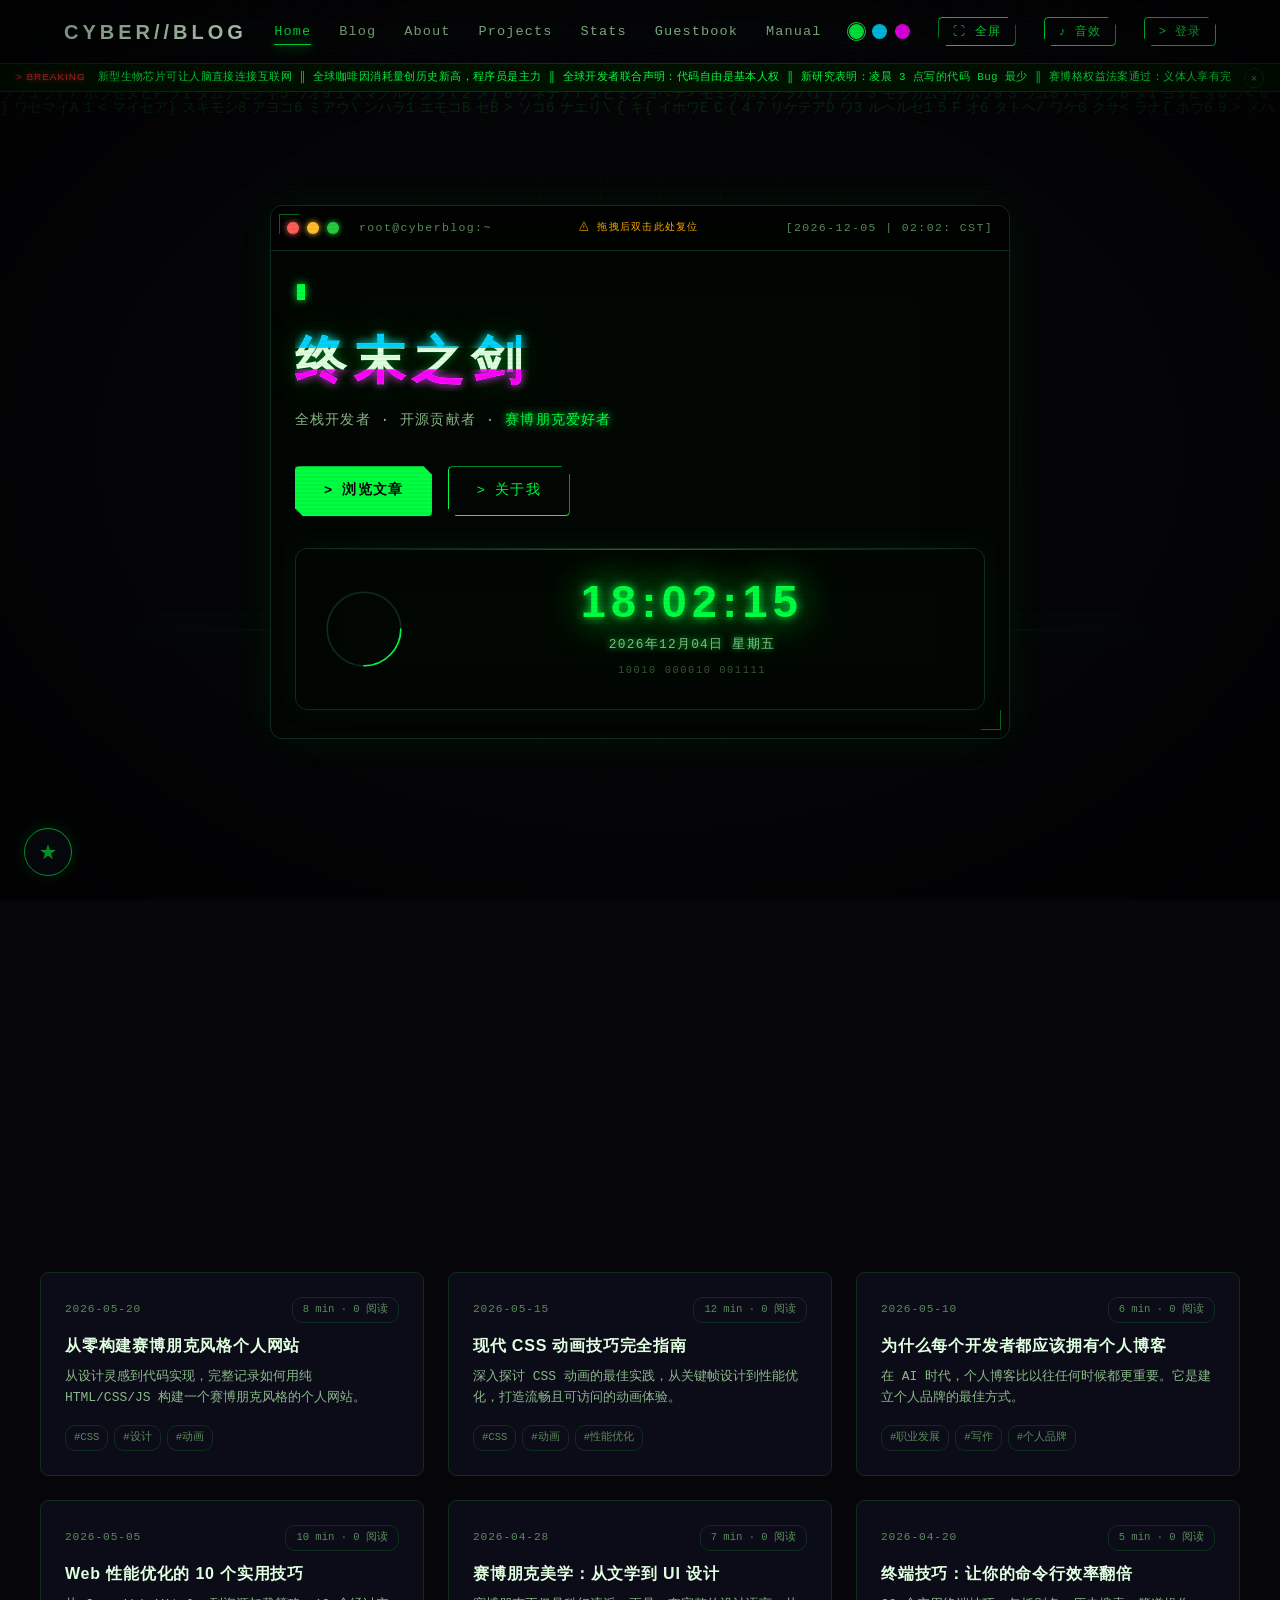
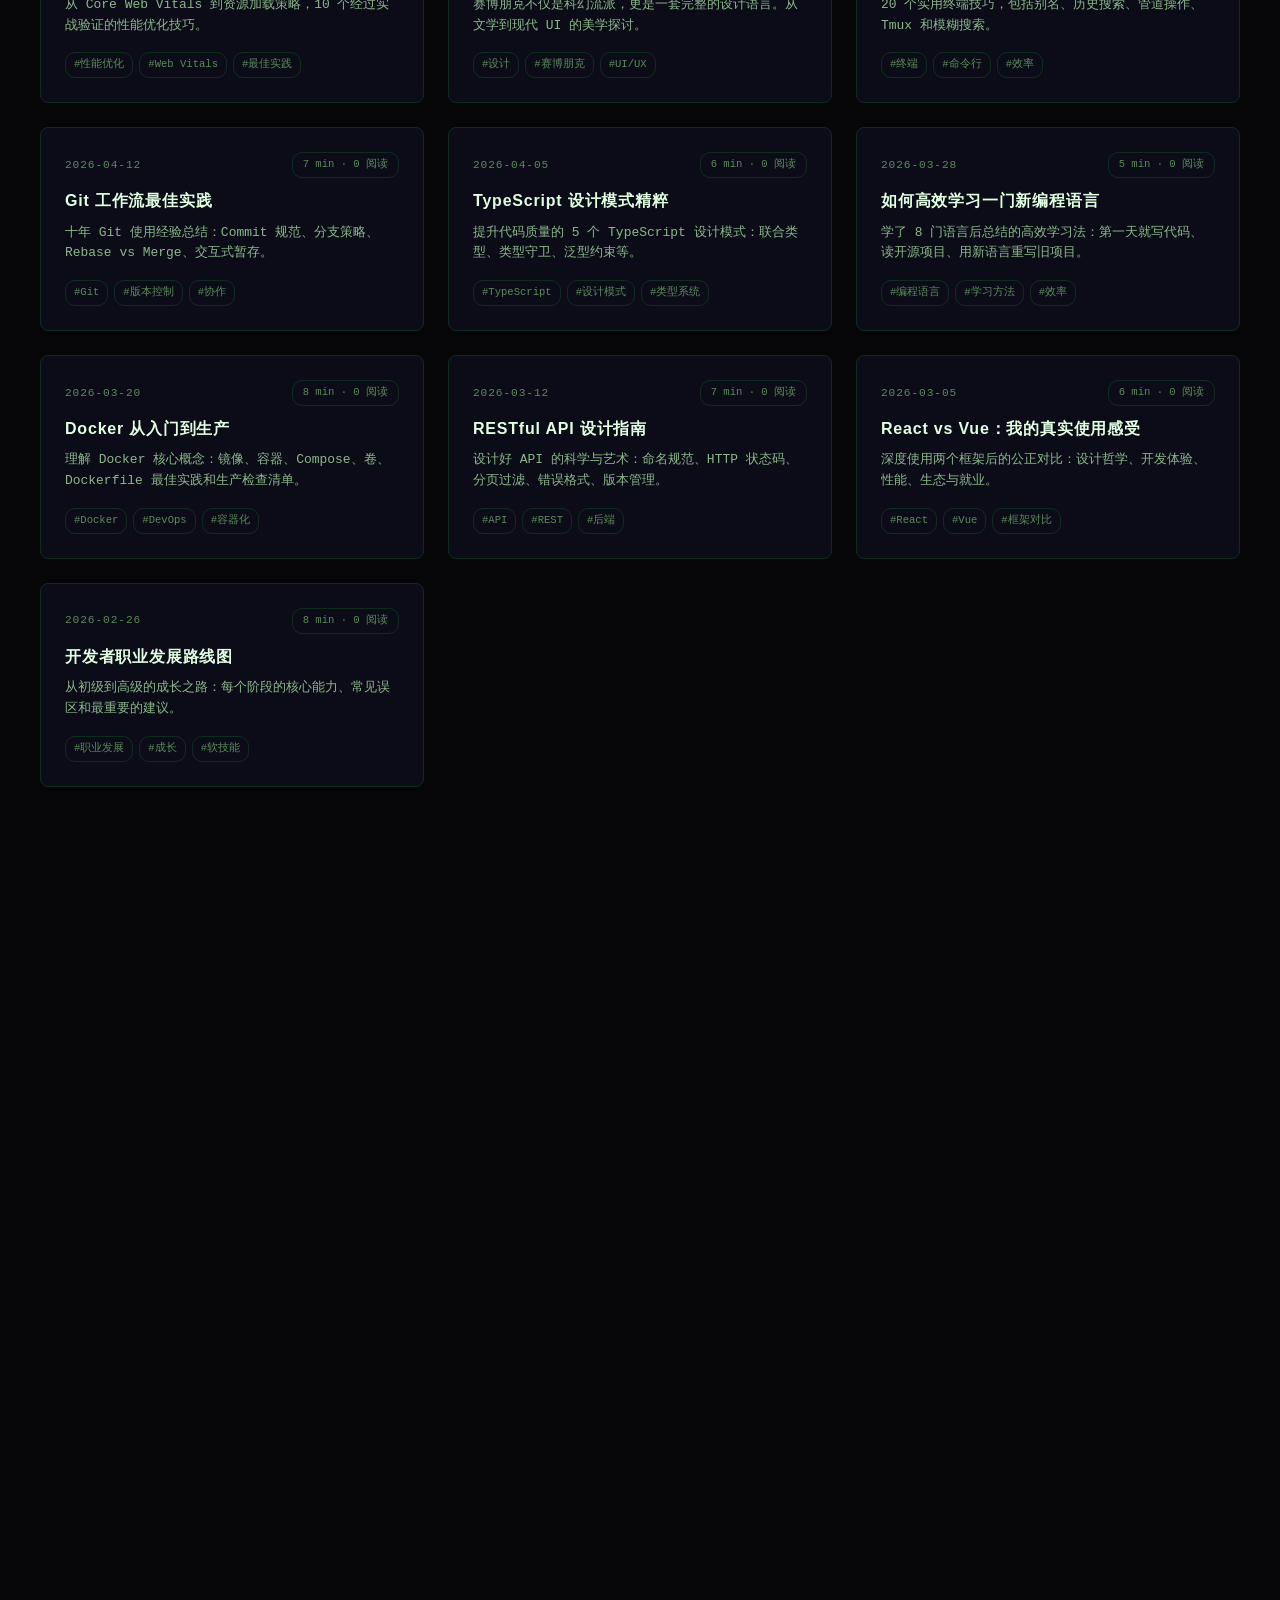
<file: index.html>
<!DOCTYPE html>
<html lang="zh-CN">
<head>
  <meta charset="UTF-8">
  <meta name="viewport" content="width=device-width, initial-scale=1.0">
  <meta http-equiv="Cache-Control" content="no-cache, no-store, must-revalidate">
  <meta http-equiv="Pragma" content="no-cache">
  <meta http-equiv="Expires" content="0">
  <meta name="description" content="终末之剑的赛博朋克数字空间 — 技术博客、设计美学、代码艺术">
  <meta name="keywords" content="赛博朋克,博客,前端开发,全栈,技术分享">
  <meta name="theme-color" content="#060608">
  <meta name="author" content="终末之剑">
  <meta property="og:title" content="终末之剑 | CYBER//BLOG">
  <meta property="og:description" content="赛博朋克风格个人技术博客">
  <meta property="og:type" content="website">
  <title>终末之剑 | CYBER//BLOG</title>

  <!-- Favicon -->
  <link rel="icon" type="image/svg+xml" href="favicon.svg">

  <!-- PWA -->
  <link rel="manifest" href="manifest.json">
  <meta name="apple-mobile-web-app-capable" content="yes">
  <meta name="apple-mobile-web-app-title" content="CYBER//BLOG">

  <!-- SEO structured data -->
  <script type="application/ld+json">
  {
    "@context": "https://schema.org",
    "@type": "Person",
    "name": "终末之剑",
    "url": "https://hi3612.github.io/cyberblog/",
    "description": "全栈开发者 / 开源贡献者 / 赛博朋克爱好者",
    "knowsAbout": ["JavaScript","TypeScript","React","Vue","Node.js","Python","Go","PostgreSQL","Docker"]
  }
  </script>

  <link rel="stylesheet" href="css/style.css?v=3">
  <style>
    /* Critical fallback styles — prevents blank screen if CSS load is slow */
    body { background:#060608; color:#c0e0c0; }
    #boot-screen{position:fixed;inset:0;z-index:100000;background:#020203;display:flex;align-items:center;justify-content:center;font-family:Consolas,monospace;}
    #boot-screen.done{opacity:0;visibility:hidden;pointer-events:none;transition:opacity 0.6s,visibility 0.6s;}
    .boot-log{max-width:560px;padding:40px 24px;line-height:2;font-size:0.78rem;color:#00ff41;text-shadow:0 0 4px #00ff41;}
    .boot-log .ok{color:#27c93f;}
    .boot-log .info{color:#8ab88a;}
    .vignette{position:fixed;inset:0;z-index:9998;pointer-events:none;background:radial-gradient(ellipse at center,transparent 60%,rgba(0,0,0,0.55) 100%);}
    #reading-progress{position:fixed;top:0;left:0;height:2px;z-index:10001;background:#00ff41;box-shadow:0 0 8px #00ff41;}
  </style>
</head>
<body>

  <!-- Boot Screen -->
  <div id="boot-screen"><div class="boot-log" id="boot-log"></div></div>

  <!-- Reading Progress -->
  <div id="reading-progress"></div>

  <!-- Cyber News Ticker -->
  <div id="news-ticker" class="news-ticker">
    <span class="news-ticker-label">> BREAKING</span>
    <span class="news-ticker-text" id="news-ticker-text"></span>
    <button class="news-ticker-close" id="news-ticker-close" title="关闭">×</button>
  </div>

  <!-- Ambient -->
  <div class="vignette"></div>

  <!-- ============================================================
       NAVIGATION
       ============================================================ -->
  <nav class="nav">
    <div class="nav-inner">
      <a href="#home" class="nav-logo">
        <span class="glitch-text" data-text="CYBER//BLOG">CYBER//BLOG</span>
      </a>
      <ul class="nav-links">
        <li><a href="#home" class="active">Home</a></li>
        <li><a href="#blog">Blog</a></li>
        <li><a href="#about">About</a></li>
        <li><a href="#projects">Projects</a></li>
        <li><a href="#stats">Stats</a></li>
        <li><a href="#guestbook">Guestbook</a></li>
        <li><a href="#" id="nav-manual">Manual</a></li>
        <li>
          <div class="theme-switcher">
            <span class="theme-dot green active" data-theme="green" title="Neon Green" role="button" tabindex="0" aria-label="绿色主题"></span>
            <span class="theme-dot cyan" data-theme="cyan" title="Neon Cyan" role="button" tabindex="0" aria-label="青色主题"></span>
            <span class="theme-dot magenta" data-theme="magenta" title="Neon Magenta" role="button" tabindex="0" aria-label="品红主题"></span>
          </div>
        </li>
        <li>
          <button id="btn-fullscreen" class="btn btn-sm" title="全屏模式 (F)">&#9974; 全屏</button>
        </li>
        <li>
          <button id="btn-sound" class="btn btn-sm" title="音效开关">&#9834; 音效</button>
        </li>
        <li id="nav-auth-area">
          <button class="btn btn-sm" id="btn-login">> 登录</button>
        </li>
      </ul>
      <button class="hamburger" aria-label="Menu"><span></span><span></span><span></span></button>
    </div>
  </nav>

  <!-- ============================================================
       HERO / TERMINAL
       ============================================================ -->
  <section id="home" class="hero">
    <canvas id="matrix-bg"></canvas>
    <canvas id="network-bg"></canvas>
    <div class="hero-content">
      <div class="terminal" id="main-terminal">
        <div class="terminal-header">
          <span class="terminal-dot red" title="Close"></span>
          <span class="terminal-dot yellow" title="Minimize"></span>
          <span class="terminal-dot green" title="Maximize"></span>
          <span class="terminal-title" style="margin-left:12px;">root@cyberblog:~</span>
          <span class="terminal-title" style="margin-left:auto;color:var(--neon-amber);font-size:0.65rem;">&#9888; 拖拽后双击此处复位</span>
          <span class="terminal-title" id="live-clock">[LOADING...]</span>
        </div>
        <div class="terminal-body" id="terminal-body">
          <div id="typing-text"></div>
          <div id="terminal-post-content">
            <div style="margin-top:24px;">
              <div class="glitch-title" data-text="终末之剑">终末之剑</div>
              <p class="hero-subtitle">全栈开发者 · 开源贡献者 · <span class="highlight">赛博朋克爱好者</span></p>
              <div class="hero-cta">
                <a href="#blog" class="btn btn-primary">> 浏览文章</a>
                <a href="#about" class="btn">> 关于我</a>
              </div>
            </div>
          </div>

          <!-- Neon Digital Clock -->
          <div class="neon-clock" id="neon-clock">
            <div class="clock-ring">
              <svg viewBox="0 0 100 100">
                <circle cx="50" cy="50" r="46" fill="none" stroke="var(--border)" stroke-width="2"/>
                <circle cx="50" cy="50" r="46" fill="none" stroke="var(--neon-primary)" stroke-width="2"
                  stroke-dasharray="289" stroke-dashoffset="289" id="clock-ring-sec" stroke-linecap="round"/>
              </svg>
            </div>
            <div class="clock-display">
              <div class="clock-time" id="clock-time">00:00:00</div>
              <div class="clock-date" id="clock-date">----年--月--日 星期-</div>
              <div class="clock-binary" id="clock-binary">0000 0000 0000</div>
            </div>
          </div>
        </div>
      </div>
    </div>
  </section>

  <!-- ============================================================
       BLOG
       ============================================================ -->
  <section id="blog" class="section">
    <div class="container">
      <div class="section-header fade-in">
        <span class="section-tag">&lt;articles /&gt;</span>
        <h2 class="section-title">Blog Posts</h2>
        <div class="section-line"></div>
      </div>
      <div class="blog-controls fade-in">
        <div class="blog-search">
          <input type="text" id="blog-search-input" placeholder="> search articles...">
        </div>
        <div class="blog-filters">
          <button class="filter-btn active" data-filter="all">全部</button>
          <button class="filter-btn" data-filter="frontend">前端</button>
          <button class="filter-btn" data-filter="career">职业</button>
          <button class="filter-btn" data-filter="design">设计</button>
        </div>
      </div>
      <div id="blog-grid" class="blog-grid"><!-- JS render --></div>
    </div>
  </section>

  <div class="deco-divider fade-in"><div class="line-h"></div><div class="diamond"></div><div class="line-h"></div></div>

  <!-- ============================================================
       ABOUT
       ============================================================ -->
  <section id="about" class="section">
    <div class="container">
      <div class="section-header fade-in">
        <span class="section-tag">&lt;identity /&gt;</span>
        <h2 class="section-title">About Me</h2>
        <div class="section-line"></div>
      </div>
      <div class="about-grid fade-in">
        <div class="about-avatar-wrapper">
          <div class="about-avatar avatar-interactive"><svg viewBox="0 0 200 200" xmlns="http://www.w3.org/2000/svg" style="position:absolute;top:0;left:0;width:100%;height:100%;"><defs><radialGradient id="blade-grad" cx="50%" cy="30%"><stop offset="0%" stop-color="#fff"/><stop offset="30%" stop-color="#00ff41"/><stop offset="100%" stop-color="#00ff41" stop-opacity="0.3"/></radialGradient><radialGradient id="core-glow" cx="50%" cy="50%"><stop offset="0%" stop-color="#fff"/><stop offset="40%" stop-color="#00ff41"/><stop offset="100%" stop-color="#00ff41" stop-opacity="0"/></radialGradient></defs><rect width="200" height="200" fill="#060608"/><g opacity=".06"><line x1="0" y1="40" x2="200" y2="40" stroke="#00ff41" stroke-width=".3"/><line x1="0" y1="80" x2="200" y2="80" stroke="#00ff41" stroke-width=".3"/><line x1="0" y1="120" x2="200" y2="120" stroke="#00ff41" stroke-width=".3"/><line x1="0" y1="160" x2="200" y2="160" stroke="#00ff41" stroke-width=".3"/><line x1="40" y1="0" x2="40" y2="200" stroke="#00ff41" stroke-width=".3"/><line x1="80" y1="0" x2="80" y2="200" stroke="#00ff41" stroke-width=".3"/><line x1="120" y1="0" x2="120" y2="200" stroke="#00ff41" stroke-width=".3"/><line x1="160" y1="0" x2="160" y2="200" stroke="#00ff41" stroke-width=".3"/></g><!-- Outer diamond --><polygon points="100,8 192,100 100,192 8,100" fill="none" stroke="#00ff41" stroke-width=".8" opacity=".25"/><polygon points="100,30 170,100 100,170 30,100" fill="none" stroke="#00d4ff" stroke-width=".8" opacity=".3"/><!-- Corner brackets --><path d="M12,22 v-12 h12 M188,22 v-12 h-12 M12,178 v12 h12 M188,178 v12 h-12" fill="none" stroke="#00ff41" stroke-width="1.8"/><path d="M12,22 v-12 h12 M188,22 v-12 h-12 M12,178 v12 h12 M188,178 v12 h-12" fill="none" stroke="#fff" stroke-width=".3"/><!-- Energy halo rings --><ellipse cx="100" cy="50" rx="30" ry="6" fill="none" stroke="#00ff41" stroke-width="1" opacity=".2" class="halo-ring1"/><ellipse cx="100" cy="55" rx="40" ry="8" fill="none" stroke="#00d4ff" stroke-width=".6" opacity=".12" class="halo-ring2"/><!-- BLADE - angular katana style --><polygon points="100,14 107,60 106,95 100,135 94,95 93,60" fill="url(#blade-grad)" class="blade-shape"/><polygon points="100,14 107,60 106,95 100,135 94,95 93,60" fill="none" stroke="#00ff41" stroke-width="1.5"/><polygon points="100,14 107,60 106,95 100,135 94,95 93,60" fill="none" stroke="#00ff41" stroke-width="5" opacity=".12"/><!-- Blade edge highlight --><line x1="100" y1="14" x2="100" y2="132" stroke="#fff" stroke-width=".6" opacity=".35"/><!-- Blade energy core --><line x1="100" y1="20" x2="100" y2="128" stroke="url(#core-glow)" stroke-width="3" opacity=".5" class="blade-core"/><!-- CROSSGUARD - angular wings --><polygon points="100,88 138,82 130,96 100,94 70,96 62,82" fill="rgba(0,212,255,0.12)" stroke="#00d4ff" stroke-width="1.5"/><polygon points="100,88 138,82 130,96 100,94 70,96 62,82" fill="none" stroke="#00d4ff" stroke-width="4" opacity=".1"/><circle cx="100" cy="91" r="5" fill="#0a0a0f" stroke="#00d4ff" stroke-width="2" class="guard-gem"/><circle cx="100" cy="91" r="5" fill="none" stroke="#00d4ff" stroke-width="6" opacity=".1"/><!-- GRIP - wrapped --><rect x="93" y="98" width="14" height="32" rx="2" fill="rgba(255,0,255,0.08)" stroke="#ff00ff" stroke-width="1.5"/><rect x="93" y="98" width="14" height="32" rx="2" fill="none" stroke="#ff00ff" stroke-width="4" opacity=".1"/><g opacity=".4"><line x1="93" y1="102" x2="107" y2="104" stroke="#ff00ff" stroke-width="1"/><line x1="93" y1="108" x2="107" y2="110" stroke="#ff00ff" stroke-width="1"/><line x1="93" y1="114" x2="107" y2="116" stroke="#ff00ff" stroke-width="1"/><line x1="93" y1="120" x2="107" y2="122" stroke="#ff00ff" stroke-width="1"/><line x1="93" y1="126" x2="107" y2="128" stroke="#ff00ff" stroke-width="1"/></g><!-- POMMEL --><circle cx="100" cy="138" r="8" fill="rgba(0,255,65,0.1)" stroke="#00ff41" stroke-width="1.5" class="pommel"/><circle cx="100" cy="138" r="8" fill="none" stroke="#00ff41" stroke-width="5" opacity=".08"/><circle cx="100" cy="138" r="3" fill="#00ff41" class="pommel-core"/><!-- Floating energy particles --><circle cx="75" cy="55" r="1.5" fill="#00ff41" opacity=".5" class="particle p1"/><circle cx="125" cy="65" r="1" fill="#00d4ff" opacity=".4" class="particle p2"/><circle cx="82" cy="35" r="1.2" fill="#00ff41" opacity=".3" class="particle p3"/><circle cx="118" cy="42" r=".8" fill="#00d4ff" opacity=".35" class="particle p4"/><!-- Left circuit --><path d="M16,76 h20 l6,-14 l6,14 h10" fill="none" stroke="#ff00ff" stroke-width="1" opacity=".3" class="circuit-l"/><circle cx="16" cy="76" r="2" fill="#ff00ff" opacity=".5"/><!-- Right circuit --><path d="M184,124 h-20 l-6,14 l-6,-14 h-10" fill="none" stroke="#ff00ff" stroke-width="1" opacity=".3" class="circuit-r"/><circle cx="184" cy="124" r="2" fill="#ff00ff" opacity=".5"/></svg></div>
          <div class="social-links">
            <a href="https://github.com" target="_blank" rel="noopener" class="social-link" title="GitHub">GH</a>
            <a href="https://twitter.com" target="_blank" rel="noopener" class="social-link" title="Twitter">TW</a>
            <a href="mailto:hello@cyberblog.dev" class="social-link" title="Email">@</a>
            <a href="#" class="social-link" title="RSS" id="rss-link">RS</a>
          </div>
        </div>
        <div class="about-text">
          <h3>&gt; whoami</h3>
          <p>你好，我是 <strong>终末之剑</strong>，一名热爱技术的全栈开发者。我相信代码不仅是一种工具，更是一种自我表达的方式。从 Web 开发到系统编程，从 UI 设计到性能优化——我对技术的每一个层面都充满好奇。</p>
          <p>这个博客是我在数字世界的一片自留地。在这里我分享技术心得、设计思考和职业感悟。</p>
          <p>不写代码时，你可能会发现我在看科幻小说、玩独立游戏，或深夜在城市街道上散步——寻找下一个赛博朋克灵感。</p>
          <h3 style="margin-top:28px;">&gt; fortune --cyber</h3>
          <div class="quote-box" id="quote-box">
            <p class="quote-text" id="quote-text">"The future is already here — it's just not evenly distributed."</p>
            <span class="quote-author" id="quote-author">— William Gibson</span>
          </div>
          <button class="btn btn-sm" id="btn-new-quote" style="margin-top:8px;">> 换一条引语</button>

          <h3 style="margin-top:28px;">&gt; ls skills/</h3>
          <div class="skills">
            <span class="skill-tag">JavaScript</span><span class="skill-tag">TypeScript</span><span class="skill-tag">React</span><span class="skill-tag">Vue</span><span class="skill-tag">Node.js</span><span class="skill-tag">Python</span><span class="skill-tag">Go</span><span class="skill-tag">PostgreSQL</span><span class="skill-tag">Redis</span><span class="skill-tag">Docker</span><span class="skill-tag">AWS</span><span class="skill-tag">Linux</span><span class="skill-tag">Git</span><span class="skill-tag">CSS/SCSS</span><span class="skill-tag">Figma</span>
          </div>
        </div>
      </div>
    </div>
  </section>

  <div class="deco-divider fade-in"><div class="line-h"></div><div class="diamond"></div><div class="line-h"></div></div>

  <!-- ============================================================
       PROJECTS
       ============================================================ -->
  <section id="projects" class="section">
    <div class="container">
      <div class="section-header fade-in">
        <span class="section-tag">&lt;code /&gt;</span>
        <h2 class="section-title">Projects</h2>
        <div class="section-line"></div>
      </div>
      <div class="projects-grid">
        <div class="project-card fade-in"><div class="project-icon">&#9881;</div><h3 class="project-name">CyberDashboard</h3><p class="project-desc">开源的赛博朋克风格系统监控面板，实时数据可视化，Terminal UI。</p><div class="project-tech"><span>TypeScript</span><span>Node.js</span><span>WebSocket</span><span>Canvas</span></div><div class="project-links"><a href="#" target="_blank">&#8599; GitHub</a><a href="#" target="_blank">&#8599; Demo</a></div></div>
        <div class="project-card fade-in"><div class="project-icon">&#9760;</div><h3 class="project-name">NeonUI</h3><p class="project-desc">赛博朋克风格 UI 组件库，支持主题定制，Web Components 实现。</p><div class="project-tech"><span>CSS</span><span>Web Components</span><span>Storybook</span></div><div class="project-links"><a href="#" target="_blank">&#8599; GitHub</a><a href="#" target="_blank">&#8599; Docs</a></div></div>
        <div class="project-card fade-in"><div class="project-icon">&#9762;</div><h3 class="project-name">PixelForge</h3><p class="project-desc">浏览器端像素画编辑器，支持图层、调色板、动画帧、Canvas + Web Workers。</p><div class="project-tech"><span>JavaScript</span><span>Canvas</span><span>Web Workers</span></div><div class="project-links"><a href="#" target="_blank">&#8599; GitHub</a><a href="#" target="_blank">&#8599; Live</a></div></div>
        <div class="project-card fade-in"><div class="project-icon">&#128190;</div><h3 class="project-name">LogVault</h3><p class="project-desc">开发者日志管理工具，全文搜索、标签分类、Markdown 编辑。数据存 IndexedDB。</p><div class="project-tech"><span>React</span><span>IndexedDB</span><span>Markdown</span></div><div class="project-links"><a href="#" target="_blank">&#8599; GitHub</a></div></div>
      </div>
    </div>
  </section>

  <div class="deco-divider fade-in"><div class="line-h"></div><div class="diamond"></div><div class="line-h"></div></div>

  <!-- ============================================================
       STATS
       ============================================================ -->
  <section id="stats" class="section">
    <div class="container">
      <div class="section-header fade-in">
        <span class="section-tag">&lt;metrics /&gt;</span>
        <h2 class="section-title">System Stats</h2>
        <div class="section-line"></div>
      </div>
      <div class="stats-grid fade-in">
        <div class="stat-card"><div class="stat-icon">&#9679;</div><div class="stat-number" data-target="1247">0</div><div class="stat-label">GitHub Commits</div></div>
        <div class="stat-card"><div class="stat-icon">&#9733;</div><div class="stat-number" data-target="386">0</div><div class="stat-label">Stars Received</div></div>
        <div class="stat-card"><div class="stat-icon">&#9830;</div><div class="stat-number" data-target="42">0</div><div class="stat-label">Open Source Projects</div></div>
        <div class="stat-card"><div class="stat-icon">&#9670;</div><div class="stat-number" data-target="8912">0</div><div class="stat-label">Lines of Code</div></div>
        <div class="stat-card countdown-card"><div class="stat-icon">&#9200;</div><div class="stat-number-countdown" id="countdown-2077">--</div><div class="stat-label">距离赛博朋克元年 2077</div></div>
      </div>
    </div>
  </section>

  <!-- ============================================================
       GUESTBOOK
       ============================================================ -->
  <section id="guestbook" class="section">
    <div class="container">
      <div class="section-header fade-in">
        <span class="section-tag">&lt;guestbook /&gt;</span>
        <h2 class="section-title">Guestbook</h2>
        <div class="section-line"></div>
      </div>
      <div class="guestbook-inner fade-in" style="max-width:640px;margin:0 auto;">
        <div class="guestbook-form">
          <textarea id="gb-message" placeholder="> 留下你的足迹..." rows="3"></textarea>
          <div style="display:flex;gap:8px;align-items:center;">
            <input type="text" id="gb-author" placeholder="你的名字" style="flex:1;">
            <button class="btn btn-primary" id="gb-submit">发送</button>
          </div>
          <p id="gb-login-hint" style="font-size:0.72rem;color:var(--neon-amber);margin-top:8px;display:none;">&#9888; 请先登录后再留言</p>
        </div>
        <div id="gb-messages" class="gb-messages"><!-- JS render --></div>
      </div>
    </div>
  </section>

  <!-- ============================================================
       NEWSLETTER
       ============================================================ -->
  <section id="newsletter" class="newsletter">
    <div class="newsletter-inner fade-in">
      <div class="newsletter-icon">&#9993;</div>
      <h3>Stay Connected</h3>
      <p>订阅 Newsletter，获取最新文章和技术思考。<br>无垃圾邮件，随时可退订。</p>
      <form id="newsletter-form" class="newsletter-form">
        <input type="email" id="newsletter-email" placeholder="your@email.com" required>
        <button type="submit" class="btn btn-primary">订阅</button>
      </form>
      <p id="newsletter-success" class="newsletter-success">&#10003; 订阅成功！</p>
    </div>
  </section>

  <!-- ============================================================
       FOOTER
       ============================================================ -->
  <footer class="footer">
    <div class="footer-inner">
      <div class="footer-links">
        <a href="#home">Home</a><a href="#blog">Blog</a><a href="#about">About</a><a href="#projects">Projects</a><a href="#stats">Stats</a><a href="#guestbook">Guestbook</a><a href="#" id="rss-footer">RSS</a><a href="https://github.com" target="_blank" rel="noopener">GitHub</a>
      </div>
      <div class="footer-status"><span class="status-dot"></span>SYSTEM ONLINE · ALL SYSTEMS OPERATIONAL</div>
      <p class="footer-copy">&copy; 2026 终末之剑 · CYBER//BLOG. Powered by HTML/CSS/JS.</p>
      <p class="footer-hint">按 <kbd>?</kbd> 查看键盘快捷键</p>
    </div>
  </footer>

  <!-- Cyber Oracle Floating Button -->
  <button id="cyber-oracle" class="cyber-oracle-btn" title="赛博占卜">
    <span class="oracle-icon">&#9733;</span>
  </button>

  <!-- Oracle Result Toast -->
  <div id="oracle-toast" class="oracle-toast"></div>

  <!-- Back to Top -->
  <button id="back-to-top" class="back-to-top" aria-label="Back to top">
    <svg width="20" height="20" viewBox="0 0 20 20"><circle cx="10" cy="10" r="8" fill="none" stroke="currentColor" stroke-width="1.5" stroke-dasharray="50" stroke-dashoffset="50" id="scroll-ring"/></svg>
    <span style="position:absolute;top:50%;left:50%;transform:translate(-50%,-50%);pointer-events:none;">&#8593;</span>
  </button>

  <!-- ============================================================
       MODALS
       ============================================================ -->
  <!-- Post Modal -->
  <div id="post-modal" class="modal-overlay">
    <div class="modal" style="max-width:760px;">
      <button id="modal-close" class="modal-close" title="关闭 (Esc)">&times;</button>
      <div id="modal-body" class="modal-body"><!-- JS render --></div>
    </div>
  </div>

  <!-- Auth Modal (Login / Register) -->
  <div id="auth-modal" class="modal-overlay">
    <div class="modal" style="max-width:420px;">
      <button id="auth-close" class="modal-close">&times;</button>
      <div class="modal-body" id="auth-body">
        <h3 style="font-family:var(--font-display);color:var(--neon-primary);margin-bottom:20px;letter-spacing:0.08em;" id="auth-title">> LOGIN</h3>
        <form id="auth-form">
          <div class="auth-field"><label>用户名</label><input type="text" id="auth-username" placeholder="输入用户名" required autocomplete="off"></div>
          <div class="auth-field"><label>密码</label><input type="password" id="auth-password" placeholder="输入密码" required></div>
          <div class="auth-field" id="auth-confirm-field" style="display:none;"><label>确认密码</label><input type="password" id="auth-confirm" placeholder="再次输入密码"></div>
          <div id="pw-strength" style="display:none;"><div class="pw-bar-bg"><div class="pw-bar-fill" id="pw-bar-fill"></div></div><span class="pw-text" id="pw-text"></span></div>
          <p id="auth-error" style="color:var(--neon-red);font-size:0.75rem;display:none;margin-bottom:12px;"></p>
          <button type="submit" class="btn btn-primary" style="width:100%;justify-content:center;" id="auth-submit">登录</button>
        </form>
        <p style="text-align:center;margin-top:16px;font-size:0.78rem;color:var(--text-muted);">
          <span id="auth-switch-text">没有账号？</span>
          <a href="#" id="auth-switch" style="margin-left:4px;">注册</a>
        </p>
      </div>
    </div>
  </div>

  <!-- Command Palette (Ctrl+K) -->
  <div id="cmd-palette" class="cmd-palette-overlay">
    <div class="cmd-palette-box">
      <div class="cmd-palette-header">
        <span style="font-family:var(--font-display);font-size:0.7rem;color:var(--neon-primary);">> COMMAND_PALETTE</span>
      </div>
      <input type="text" id="cmd-palette-input" placeholder="输入命令搜索..." autocomplete="off">
      <div id="cmd-palette-results"></div>
    </div>
  </div>

  <!-- Manual / 功能手册 Modal -->
  <div id="manual-modal" class="modal-overlay">
    <div class="modal" style="max-width:780px;max-height:90vh;">
      <button id="manual-close" class="modal-close">&times;</button>
      <div class="modal-body" id="manual-body"><!-- JS render --></div>
    </div>
  </div>

  <!-- Keyboard Shortcuts Modal -->
  <div id="kb-modal" class="modal-overlay">
    <div class="modal" style="max-width:560px;">
      <button id="kb-close" class="modal-close">&times;</button>
      <div class="modal-body">
        <h3 style="font-family:var(--font-display);color:var(--neon-primary);margin-bottom:20px;letter-spacing:0.08em;">&gt; KEYBOARD_SHORTCUTS</h3>
        <div class="kb-list">
          <div class="kb-row"><kbd>?</kbd><span>显示 / 隐藏此帮助</span></div>
          <div class="kb-row"><kbd>Esc</kbd><span>关闭弹窗 / 清除终端</span></div>
          <div class="kb-row"><kbd>1-5</kbd><span>跳转到对应板块</span></div>
          <div class="kb-row"><kbd>T</kbd><span>切换主题颜色</span></div>
          <div class="kb-row"><kbd>G</kbd><span>跳转到顶部</span></div>
          <div class="kb-row"><kbd>L</kbd><span>喜欢当前文章</span></div>
        </div>
      </div>
    </div>
  </div>

  <canvas id="neon-canvas" style="position:fixed;inset:0;z-index:9994;pointer-events:none;opacity:0;transition:opacity 0.3s;"></canvas>

<script src="js/posts.js?v=3"></script>
  <script src="js/main.js?v=3"></script>
  <script>
    if ('serviceWorker' in navigator) {
      navigator.serviceWorker.register('/cyberblog/sw.js').then(() => console.log('[SW] registered'));
    }
  </script>
</body>
</html>
</file>
<file: css/style.css>
/* ============================================================
   CYBERPUNK PERSONAL BLOG — Enhanced Design System
   Neon // Chrome // Dystopia
   ============================================================ */

/* 字体: 优先用系统自带，无需联网，国内秒开
   JetBrains Mono → Cascadia Code → Consolas → monospace
   Orbitron → Impact → Arial Black → sans-serif */

/* --- CSS Custom Properties --- */
:root {
  --bg-primary:    #060608;
  --bg-secondary:  #0a0a10;
  --bg-card:       #0c0c18;
  --bg-card-hover: #101025;
  --bg-terminal:   rgba(4, 8, 4, 0.96);

  --neon-primary:  #00ff41;
  --neon-cyan:     #00d4ff;
  --neon-magenta:  #ff00ff;
  --neon-amber:    #ffaa00;
  --neon-red:      #ff3333;

  --text-primary:  #c0e0c0;
  --text-secondary:#8ab88a;
  --text-muted:    #5a8a5a;
  --text-bright:   #e0ffe0;

  --border:        #0f2d1f;
  --border-glow:   #00ff4133;

  --font-mono:     'Cascadia Code', 'Consolas', 'Courier New', monospace;
  --font-display:  'Impact', 'Arial Black', 'Arial', sans-serif;

  --radius-sm:     4px;
  --radius-md:     8px;
  --radius-lg:     12px;
  --transition:    0.3s cubic-bezier(0.4, 0, 0.2, 1);

  --max-width:     1200px;
  --nav-height:    64px;
}

[data-theme="cyan"] {
  --neon-primary:  #00d4ff;
  --border-glow:   #00d4ff33;
}

[data-theme="magenta"] {
  --neon-primary:  #ff00ff;
  --border-glow:   #ff00ff33;
}

/* --- Reset --- */
*, *::before, *::after { margin: 0; padding: 0; box-sizing: border-box; }

html { scroll-behavior: smooth; font-size: 16px; }

body {
  font-family: var(--font-mono);
  background: var(--bg-primary);
  color: var(--text-primary);
  line-height: 1.7;
  overflow-x: hidden;
  -webkit-font-smoothing: antialiased;
  cursor: url("data:image/svg+xml,<svg xmlns='http://www.w3.org/2000/svg' width='32' height='32' viewBox='0 0 32 32'><defs><filter id='g1'><feGaussianBlur stdDeviation='0.3'/></filter><filter id='g2'><feGaussianBlur stdDeviation='0.8'/></filter><filter id='g3'><feGaussianBlur stdDeviation='1.8'/></filter><filter id='g4'><feGaussianBlur stdDeviation='3'/></filter></defs><circle cx='16' cy='16' r='12' fill='none' stroke='%2300ff41' stroke-width='0.3' opacity='.15' filter='url(%23g4)'/><circle cx='16' cy='16' r='8' fill='none' stroke='%2300ff41' stroke-width='0.5' opacity='.25' filter='url(%23g3)'/><circle cx='16' cy='16' r='5' fill='none' stroke='%2300ff41' stroke-width='0.8' opacity='.4' filter='url(%23g2)'/><circle cx='16' cy='16' r='2.5' fill='none' stroke='%2300ff41' stroke-width='1.2' filter='url(%23g1)'/><circle cx='16' cy='16' r='1' fill='%2300ff41' opacity='.9'/><line x1='16' y1='0' x2='16' y2='8' stroke='%2300ff41' stroke-width='1.5' filter='url(%23g1)'/><line x1='16' y1='0' x2='16' y2='8' stroke='%2300ff41' stroke-width='4' opacity='.15'/><line x1='16' y1='24' x2='16' y2='32' stroke='%2300ff41' stroke-width='1.5' filter='url(%23g1)'/><line x1='16' y1='24' x2='16' y2='32' stroke='%2300ff41' stroke-width='4' opacity='.15'/><line x1='0' y1='16' x2='8' y2='16' stroke='%2300ff41' stroke-width='1.5' filter='url(%23g1)'/><line x1='0' y1='16' x2='8' y2='16' stroke='%2300ff41' stroke-width='4' opacity='.15'/><line x1='24' y1='16' x2='32' y2='16' stroke='%2300ff41' stroke-width='1.5' filter='url(%23g1)'/><line x1='24' y1='16' x2='32' y2='16' stroke='%2300ff41' stroke-width='4' opacity='.15'/><line x1='7' y1='7' x2='10' y2='10' stroke='%2300d4ff' stroke-width='1' filter='url(%23g1)' opacity='.7'/><line x1='7' y1='7' x2='10' y2='10' stroke='%2300d4ff' stroke-width='3' opacity='.15'/><line x1='25' y1='7' x2='22' y2='10' stroke='%2300d4ff' stroke-width='1' filter='url(%23g1)' opacity='.7'/><line x1='25' y1='7' x2='22' y2='10' stroke='%2300d4ff' stroke-width='3' opacity='.15'/><line x1='7' y1='25' x2='10' y2='22' stroke='%2300d4ff' stroke-width='1' filter='url(%23g1)' opacity='.7'/><line x1='7' y1='25' x2='10' y2='22' stroke='%2300d4ff' stroke-width='3' opacity='.15'/><line x1='25' y1='25' x2='22' y2='22' stroke='%2300d4ff' stroke-width='1' filter='url(%23g1)' opacity='.7'/><line x1='25' y1='25' x2='22' y2='22' stroke='%2300d4ff' stroke-width='3' opacity='.15'/><polygon points='16,1 17,6 16,5 15,6' fill='%2300ff41' opacity='.5' filter='url(%23g1)'/><polygon points='16,31 17,26 16,27 15,26' fill='%2300ff41' opacity='.5' filter='url(%23g1)'/><polygon points='1,16 6,15 5,16 6,17' fill='%2300ff41' opacity='.5' filter='url(%23g1)'/><polygon points='31,16 26,15 27,16 26,17' fill='%2300ff41' opacity='.5' filter='url(%23g1)'/><circle cx='6' cy='6' r='1' fill='%23ff00ff' opacity='.5' filter='url(%23g1)'/><circle cx='26' cy='6' r='1' fill='%23ff00ff' opacity='.5' filter='url(%23g1)'/><circle cx='6' cy='26' r='1' fill='%23ff00ff' opacity='.5' filter='url(%23g1)'/><circle cx='26' cy='26' r='1' fill='%23ff00ff' opacity='.5' filter='url(%23g1)'/></svg>") 16 16, crosshair;
}

/* ============================================================
   BACKGROUND LAYERS — CRT + Noise + Vignette
   ============================================================ */

/* CRT scanlines */
body::before {
  content: '';
  position: fixed;
  inset: 0;
  z-index: 9999;
  pointer-events: none;
  background: repeating-linear-gradient(
    0deg,
    transparent,
    transparent 2px,
    rgba(0, 0, 0, 0.04) 2px,
    rgba(0, 0, 0, 0.04) 4px
  );
}

/* Vignette */
.vignette {
  position: fixed;
  inset: 0;
  z-index: 9998;
  pointer-events: none;
  background: radial-gradient(ellipse at center, transparent 60%, rgba(0,0,0,0.55) 100%);
}

/* Noise grain — applied via JS canvas */

a { color: var(--neon-primary); text-decoration: none; transition: var(--transition); cursor: pointer; }
a:hover { text-shadow: 0 0 8px var(--neon-primary), 0 0 20px var(--neon-primary); }
img { max-width: 100%; display: block; }
button, .btn, input[type="submit"] { cursor: pointer; }
input[type="text"], input[type="email"], input[type="password"], textarea { cursor: text; }
.blog-card, .project-card, .stat-card { cursor: pointer; }

/* Scrollbar */
::-webkit-scrollbar { width: 5px; }
::-webkit-scrollbar-track { background: var(--bg-primary); }
::-webkit-scrollbar-thumb { background: #1a3a1a; border-radius: 3px; }
::-webkit-scrollbar-thumb:hover { background: var(--neon-primary); box-shadow: 0 0 10px var(--neon-primary); }

::selection { background: var(--neon-primary); color: var(--bg-primary); }

/* ============================================================
   MOUSE GLOW FOLLOWER
   ============================================================ */
.mouse-glow {
  position: fixed;
  pointer-events: none;
  z-index: 9997;
  width: 300px;
  height: 300px;
  border-radius: 50%;
  background: radial-gradient(circle, var(--neon-primary) 0%, transparent 70%);
  opacity: 0.04;
  transform: translate(-50%, -50%);
  transition: opacity 0.3s;
}

/* ============================================================
   NAVIGATION
   ============================================================ */
.nav {
  position: fixed;
  top: 0; left: 0; right: 0; z-index: 1000;
  height: var(--nav-height);
  background: rgba(6, 6, 8, 0.88);
  backdrop-filter: blur(16px);
  -webkit-backdrop-filter: blur(16px);
  border-bottom: 1px solid var(--border);
  transition: var(--transition);
  overflow: visible;
}

.nav.scrolled {
  border-bottom-color: var(--neon-primary);
  box-shadow: 0 0 30px rgba(0, 255, 65, 0.1), 0 0 60px rgba(0, 255, 65, 0.03);
}

.nav-inner {
  max-width: var(--max-width);
  margin: 0 auto;
  padding: 0 24px;
  height: 100%;
  display: flex;
  align-items: center;
  justify-content: space-between;
}

.nav-logo {
  font-family: var(--font-display);
  font-size: 1.25rem;
  font-weight: 700;
  letter-spacing: 0.2em;
  color: var(--text-bright);
}

.nav-logo .glitch-text {
  text-transform: uppercase;
  position: relative;
  display: inline-block;
}

.nav-logo .glitch-text::before,
.nav-logo .glitch-text::after {
  content: attr(data-text);
  position: absolute;
  top: 0; left: 0; width: 100%; height: 100%;
  opacity: 0;
}

.nav:hover .nav-logo .glitch-text::before {
  animation: glitch-logo-a 0.3s ease 1;
  color: var(--neon-cyan);
  clip-path: polygon(0 10%, 100% 20%, 100% 40%, 0 50%);
}

.nav:hover .nav-logo .glitch-text::after {
  animation: glitch-logo-b 0.3s ease 0.1s 1;
  color: var(--neon-magenta);
  clip-path: polygon(0 55%, 100% 45%, 100% 75%, 0 65%);
}

@keyframes glitch-logo-a {
  0%, 100% { opacity: 0; transform: translate(0); }
  30% { opacity: 1; transform: translate(-3px, 1px); }
  60% { opacity: 1; transform: translate(2px, -1px); }
  80% { opacity: 0; }
}
@keyframes glitch-logo-b {
  0%, 100% { opacity: 0; transform: translate(0); }
  30% { opacity: 1; transform: translate(3px, -1px); }
  60% { opacity: 1; transform: translate(-2px, 1px); }
  80% { opacity: 0; }
}

.nav-links {
  display: flex;
  align-items: center;
  gap: 28px;
  list-style: none;
}

.nav-links a {
  font-size: 0.85rem;
  color: var(--text-secondary);
  letter-spacing: 0.08em;
  position: relative;
  padding: 4px 0;
}

.nav-links a::after {
  content: '';
  position: absolute;
  bottom: -2px; left: 0;
  width: 0; height: 1px;
  background: var(--neon-primary);
  transition: width var(--transition);
  box-shadow: 0 0 8px var(--neon-primary), 0 0 20px var(--neon-primary);
}

.nav-links a:hover, .nav-links a.active { color: var(--neon-primary); }
.nav-links a:hover::after, .nav-links a.active::after { width: 100%; }

/* Theme Switcher */
.theme-switcher { display: flex; gap: 8px; }
.theme-dot {
  width: 15px; height: 15px; border-radius: 50%;
  cursor: pointer; border: 2px solid transparent;
  transition: var(--transition); position: relative;
}
.theme-dot::after {
  content: '';
  position: absolute;
  inset: -4px;
  border-radius: 50%;
  border: 1px solid transparent;
  transition: var(--transition);
}
.theme-dot:hover { transform: scale(1.3); }
.theme-dot.active { border-color: currentColor; }
.theme-dot.active::after { border-color: currentColor; animation: theme-pulse 1.5s ease-in-out infinite; }
@keyframes theme-pulse {
  0%, 100% { box-shadow: 0 0 5px currentColor; transform: scale(1); }
  50% { box-shadow: 0 0 15px currentColor; transform: scale(1.15); }
}
.theme-dot.green  { background: #00ff41; color: #00ff41; }
.theme-dot.cyan   { background: #00d4ff; color: #00d4ff; }
.theme-dot.magenta{ background: #ff00ff; color: #ff00ff; }

/* Hamburger */
.hamburger {
  display: none; flex-direction: column; gap: 5px;
  cursor: pointer; background: none; border: none; padding: 4px;
}
.hamburger span {
  display: block; width: 24px; height: 2px;
  background: var(--neon-primary); transition: var(--transition);
  box-shadow: 0 0 6px var(--neon-primary);
}

/* ============================================================
   HERO
   ============================================================ */
.hero {
  min-height: 100vh;
  display: flex; align-items: center; justify-content: center;
  padding: calc(var(--nav-height) + 40px) 24px 60px;
  position: relative; overflow: hidden;
}

/* Hex Grid Background */
.hero::before {
  content: '';
  position: absolute; inset: 0; z-index: 0;
  background-image:
    linear-gradient(rgba(0,255,65,0.03) 1px, transparent 1px),
    linear-gradient(90deg, rgba(0,255,65,0.03) 1px, transparent 1px);
  background-size: 60px 60px;
  mask-image: radial-gradient(ellipse at center, black 30%, transparent 70%);
  -webkit-mask-image: radial-gradient(ellipse at center, black 30%, transparent 70%);
}

/* Horizon line */
.hero::after {
  content: '';
  position: absolute;
  bottom: 30%; left: 10%; right: 10%;
  height: 1px;
  background: linear-gradient(90deg, transparent, var(--neon-primary), transparent);
  opacity: 0.2;
  z-index: 0;
  box-shadow: 0 0 30px var(--neon-primary), 0 0 60px var(--neon-primary);
  animation: horizon-pulse 3s ease-in-out infinite;
}

@keyframes horizon-pulse {
  0%, 100% { opacity: 0.15; }
  50% { opacity: 0.35; }
}

#matrix-bg {
  position: absolute; inset: 0; z-index: 0; opacity: 0.12;
}

.hero-content {
  position: relative; z-index: 1;
  width: 100%; max-width: 740px;
}

/* Terminal */
.terminal {
  background: var(--bg-terminal);
  border: 1px solid var(--border);
  border-radius: var(--radius-lg);
  overflow: hidden;
  box-shadow:
    0 0 40px rgba(0,255,65,0.06),
    0 0 80px rgba(0,255,65,0.02),
    inset 0 0 80px rgba(0,0,0,0.4);
  position: relative;
}

/* Terminal corner brackets */
.terminal::before,
.terminal::after {
  content: '';
  position: absolute;
  width: 20px; height: 20px;
  z-index: 2;
  pointer-events: none;
  opacity: 0.4;
  transition: opacity 0.5s;
}
.terminal::before {
  top: 8px; left: 8px;
  border-top: 1px solid var(--neon-primary);
  border-left: 1px solid var(--neon-primary);
}
.terminal::after {
  bottom: 8px; right: 8px;
  border-bottom: 1px solid var(--neon-primary);
  border-right: 1px solid var(--neon-primary);
}

.terminal-header {
  display: flex; align-items: center; gap: 8px;
  padding: 12px 16px;
  background: rgba(0,0,0,0.5);
  border-bottom: 1px solid var(--border);
}

.terminal-dot { width: 12px; height: 12px; border-radius: 50%; }
.terminal-dot.red    { background: #ff5f56; box-shadow: 0 0 6px #ff5f56; }
.terminal-dot.yellow { background: #ffbd2e; box-shadow: 0 0 6px #ffbd2e; }
.terminal-dot.green  { background: #27c93f; box-shadow: 0 0 6px #27c93f; }

.terminal-title {
  margin-left: auto;
  font-size: 0.72rem; color: var(--text-muted);
  letter-spacing: 0.12em;
}

.terminal-body {
  padding: 28px 24px;
  font-size: 0.88rem; line-height: 1.9;
}

/* Glitch Title — Chromatic Aberration */
.glitch-title {
  font-family: var(--font-display);
  font-size: clamp(2rem, 5vw, 3.2rem);
  font-weight: 800;
  color: var(--text-bright);
  text-transform: uppercase;
  letter-spacing: 0.15em;
  line-height: 1.2;
  position: relative;
  margin-bottom: 16px;
  text-shadow:
    0 0 10px rgba(0,255,65,0.4),
    0 0 40px rgba(0,255,65,0.2),
    0 0 80px rgba(0,255,65,0.1);
}

.glitch-title::before,
.glitch-title::after {
  content: attr(data-text);
  position: absolute;
  top: 0; left: 0; width: 100%; height: 100%;
}

.glitch-title::before {
  animation: glitch-skew 3s infinite linear alternate-reverse;
  clip-path: polygon(0 0, 100% 0, 100% 30%, 0 30%);
  color: var(--neon-cyan);
  text-shadow: 0 0 10px var(--neon-cyan);
}

.glitch-title::after {
  animation: glitch-skew-bottom 2.8s infinite linear alternate-reverse;
  clip-path: polygon(0 65%, 100% 65%, 100% 100%, 0 100%);
  color: var(--neon-magenta);
  text-shadow: 0 0 10px var(--neon-magenta);
}

@keyframes glitch-skew {
  0% { transform: translate(0); }
  20% { transform: translate(-3px, 2px) skewX(2deg); }
  40% { transform: translate(0); }
  60% { transform: translate(3px, -1px) skewX(-1deg); }
  80% { transform: translate(-1px, -1px); }
  100% { transform: translate(0); }
}
@keyframes glitch-skew-bottom {
  0% { transform: translate(0); }
  25% { transform: translate(3px, -1px) skewX(-1.5deg); }
  45% { transform: translate(0); }
  65% { transform: translate(-3px, 2px) skewX(1deg); }
  85% { transform: translate(1px, 1px); }
  100% { transform: translate(0); }
}

.hero-subtitle {
  font-size: 0.9rem; color: var(--text-secondary);
  margin-bottom: 32px; letter-spacing: 0.08em;
}
.hero-subtitle .highlight {
  color: var(--neon-primary); font-weight: 500;
  text-shadow: 0 0 8px var(--neon-primary);
}

.hero-cta { display: flex; gap: 16px; flex-wrap: wrap; }

/* Buttons */
.btn {
  display: inline-flex; align-items: center; gap: 8px;
  padding: 11px 28px;
  font-family: var(--font-mono); font-size: 0.85rem;
  border-radius: var(--radius-sm);
  cursor: pointer; transition: var(--transition);
  letter-spacing: 0.08em;
  border: 1px solid var(--neon-primary);
  background: transparent; color: var(--neon-primary);
  position: relative; overflow: hidden;
  text-transform: uppercase;
  clip-path: polygon(0 0, calc(100% - 8px) 0, 100% 8px, 100% 100%, 8px 100%, 0 calc(100% - 8px));
}

.btn::before {
  content: '';
  position: absolute; inset: 0;
  background: var(--neon-primary); opacity: 0;
  transition: opacity var(--transition); z-index: -1;
}

.btn::after {
  content: '';
  position: absolute;
  top: 0; left: -100%;
  width: 100%; height: 100%;
  background: linear-gradient(90deg, transparent, rgba(255,255,255,0.2), transparent);
  transition: left 0.5s;
}

.btn:hover::before { opacity: 0.12; }
.btn:hover { box-shadow: 0 0 25px var(--neon-primary), 0 0 50px rgba(0,255,65,0.2); transform: translateY(-2px); }
.btn:hover::after { left: 100%; }

.btn-primary {
  background: var(--neon-primary); color: var(--bg-primary); font-weight: 600;
  box-shadow: 0 0 15px var(--neon-primary);
  animation: btn-glow 2s ease-in-out infinite;
}

@keyframes btn-glow {
  0%, 100% { box-shadow: 0 0 15px var(--neon-primary); }
  50% { box-shadow: 0 0 35px var(--neon-primary), 0 0 60px rgba(0,255,65,0.3); }
}

.btn-primary:hover { box-shadow: 0 0 40px var(--neon-primary), 0 0 80px rgba(0,255,65,0.3); color: var(--bg-primary); text-shadow: none; }
.btn-primary:hover::before { opacity: 0; }
.btn-primary:hover::after { left: 100%; }

/* Cursor */
.cursor {
  display: inline-block; width: 8px; height: 1.1em;
  background: var(--neon-primary); margin-left: 2px;
  vertical-align: text-bottom;
  animation: blink 1s step-end infinite;
  box-shadow: 0 0 8px var(--neon-primary);
}
@keyframes blink { 0%,100%{opacity:1;} 50%{opacity:0;} }

/* ============================================================
   SECTION COMMONS
   ============================================================ */
.section { padding: 100px 24px; position: relative; }

.section-header {
  text-align: center; margin-bottom: 64px;
}

.section-tag {
  display: inline-block;
  font-size: 0.72rem; color: var(--neon-primary);
  letter-spacing: 0.18em; margin-bottom: 14px;
  padding: 5px 14px;
  border: 1px solid var(--border); border-radius: var(--radius-sm);
  text-shadow: 0 0 8px var(--neon-primary);
  position: relative;
}

.section-tag::before,
.section-tag::after {
  content: '//';
  position: absolute; top: 50%; transform: translateY(-50%);
  font-size: 0.6rem; color: var(--text-muted);
}
.section-tag::before { left: -28px; }
.section-tag::after  { right: -28px; }

.section-title {
  font-family: var(--font-display);
  font-size: clamp(1.6rem, 4vw, 2.4rem);
  font-weight: 700; color: var(--text-bright);
  text-transform: uppercase; letter-spacing: 0.12em;
  margin-bottom: 16px;
  text-shadow: 0 0 20px rgba(0,255,65,0.15);
}

.section-line {
  width: 80px; height: 2px;
  margin: 0 auto;
  background: linear-gradient(90deg, transparent, var(--neon-primary), transparent);
  box-shadow: 0 0 15px var(--neon-primary), 0 0 30px var(--neon-primary);
}

.container { max-width: var(--max-width); margin: 0 auto; }

/* ============================================================
   ABOUT
   ============================================================ */
.about-grid { display: grid; grid-template-columns: 1fr 2fr; gap: 48px; align-items: start; }

.about-avatar-wrapper { position: relative; }

.about-avatar {
  width: 100%; aspect-ratio: 1;
  border: 2px solid var(--border); border-radius: var(--radius-lg);
  background: var(--bg-card);
  display: flex; align-items: center; justify-content: center;
  position: relative; overflow: hidden;
}

.about-avatar .avatar-placeholder {
  font-size: 4rem; opacity: 0.25;
  filter: drop-shadow(0 0 15px var(--neon-primary));
}

/* Holographic border on avatar */
.about-avatar::before {
  content: '';
  position: absolute;
  inset: -3px;
  border-radius: inherit;
  padding: 3px;
  background: linear-gradient(135deg, var(--neon-primary), var(--neon-cyan), var(--neon-magenta), var(--neon-primary));
  background-size: 300% 300%;
  -webkit-mask: linear-gradient(#fff 0 0) content-box, linear-gradient(#fff 0 0);
  mask: linear-gradient(#fff 0 0) content-box, linear-gradient(#fff 0 0);
  -webkit-mask-composite: xor;
  mask-composite: exclude;
  animation: holo-rotate 4s linear infinite;
}

@keyframes holo-rotate {
  0% { background-position: 0% 50%; }
  50% { background-position: 100% 50%; }
  100% { background-position: 0% 50%; }
}

.about-avatar::after {
  content: '';
  position: absolute; inset: 0;
  background: repeating-linear-gradient(0deg, transparent, transparent 4px, rgba(0,0,0,0.03) 4px, rgba(0,0,0,0.03) 8px);
  pointer-events: none;
}

.social-links { display: flex; gap: 12px; margin-top: 16px; justify-content: center; }

.social-link {
  width: 42px; height: 42px;
  border: 1px solid var(--border); border-radius: var(--radius-sm);
  display: flex; align-items: center; justify-content: center;
  color: var(--text-secondary); font-size: 0.8rem;
  transition: var(--transition);
  position: relative;
  clip-path: polygon(0 0, calc(100% - 4px) 0, 100% 4px, 100% 100%, 4px 100%, 0 calc(100% - 4px));
}

.social-link:hover {
  border-color: var(--neon-primary); color: var(--neon-primary);
  box-shadow: 0 0 15px var(--neon-primary);
  transform: translateY(-2px);
}

.about-text h3 {
  font-family: var(--font-display); font-size: 1.15rem;
  margin-bottom: 16px; color: var(--neon-primary);
  letter-spacing: 0.08em; text-shadow: 0 0 10px var(--neon-primary);
}
.about-text p { color: var(--text-secondary); margin-bottom: 16px; font-size: 0.9rem; }

.skills { display: flex; flex-wrap: wrap; gap: 8px; margin-top: 20px; }

.skill-tag {
  padding: 5px 14px; font-size: 0.76rem;
  border: 1px solid var(--border); border-radius: 20px;
  color: var(--text-secondary); transition: var(--transition);
  letter-spacing: 0.06em;
  background: rgba(0,255,65,0.02);
}

.skill-tag:hover {
  border-color: var(--neon-primary); color: var(--neon-primary);
  box-shadow: 0 0 12px var(--neon-primary);
  background: rgba(0,255,65,0.06);
  transform: translateY(-1px);
}

/* ============================================================
   BLOG
   ============================================================ */
.blog-controls {
  display: flex; gap: 16px; margin-bottom: 40px;
  flex-wrap: wrap; align-items: center; justify-content: space-between;
}

.blog-search { position: relative; flex: 1; min-width: 240px; max-width: 420px; }

.blog-search input {
  width: 100%;
  padding: 11px 16px 11px 44px;
  background: var(--bg-card); border: 1px solid var(--border);
  border-radius: var(--radius-sm);
  color: var(--text-primary); font-family: var(--font-mono);
  font-size: 0.85rem; transition: var(--transition); outline: none;
}

.blog-search input:focus {
  border-color: var(--neon-primary);
  box-shadow: 0 0 15px var(--border-glow), 0 0 30px rgba(0,255,65,0.06);
}

.blog-search::before {
  content: '>';
  position: absolute; left: 16px; top: 50%;
  transform: translateY(-50%);
  color: var(--neon-primary); font-size: 0.82rem;
  z-index: 1;
}

.blog-filters { display: flex; gap: 8px; flex-wrap: wrap; }

.filter-btn {
  padding: 7px 18px; font-family: var(--font-mono); font-size: 0.76rem;
  background: transparent; border: 1px solid var(--border);
  border-radius: 20px; color: var(--text-muted);
  cursor: pointer; transition: var(--transition); letter-spacing: 0.05em;
}

.filter-btn:hover, .filter-btn.active {
  border-color: var(--neon-primary); color: var(--neon-primary);
  box-shadow: 0 0 12px var(--border-glow);
}
.filter-btn.active { background: rgba(0,255,65,0.06); }

/* Blog Grid */
.blog-grid { display: grid; grid-template-columns: repeat(3, 1fr); gap: 24px; }

.blog-card {
  background: var(--bg-card);
  border: 1px solid var(--border);
  border-radius: var(--radius-md);
  padding: 24px;
  cursor: pointer;
  transition: all 0.4s cubic-bezier(0.4, 0, 0.2, 1);
  position: relative; overflow: hidden;
}

/* Corner decorations */
.blog-card::before {
  content: '';
  position: absolute; top: 0; left: 0; width: 30px; height: 30px;
  border-top: 1px solid rgba(0,255,65,0.3);
  border-left: 1px solid rgba(0,255,65,0.3);
  transition: var(--transition); opacity: 0;
}

.blog-card::after {
  content: '';
  position: absolute; bottom: 0; right: 0; width: 30px; height: 30px;
  border-bottom: 1px solid rgba(0,255,65,0.3);
  border-right: 1px solid rgba(0,255,65,0.3);
  transition: var(--transition); opacity: 0;
}

/* Scan line sweep on hover */
.blog-card .card-sweep {
  position: absolute;
  top: -100%; left: 0; width: 100%; height: 80%;
  background: linear-gradient(0deg, transparent, rgba(0,255,65,0.06), transparent);
  pointer-events: none;
  transition: top 0.5s ease;
}

.blog-card:hover { border-color: var(--neon-primary); transform: translateY(-6px); box-shadow: 0 12px 40px rgba(0,255,65,0.12); background: var(--bg-card-hover); }
.blog-card:hover::before { opacity: 1; }
.blog-card:hover::after { opacity: 1; }
.blog-card:hover .card-sweep { top: 120%; }

.blog-card-header { display: flex; justify-content: space-between; align-items: center; margin-bottom: 12px; font-size: 0.7rem; color: var(--text-muted); }
.blog-card-date { letter-spacing: 0.08em; }

.blog-card-readtime {
  padding: 3px 10px; border: 1px solid var(--border);
  border-radius: 10px; font-size: 0.66rem;
}

.blog-card-title {
  font-family: var(--font-display); font-size: 1rem;
  font-weight: 600; color: var(--text-bright);
  margin-bottom: 10px; letter-spacing: 0.05em; line-height: 1.4;
}
.blog-card:hover .blog-card-title { color: var(--neon-primary); text-shadow: 0 0 8px var(--neon-primary); }

.blog-card-excerpt {
  font-size: 0.81rem; color: var(--text-secondary);
  margin-bottom: 16px; line-height: 1.6;
  display: -webkit-box; -webkit-line-clamp: 3;
  -webkit-box-orient: vertical; overflow: hidden;
}

.blog-card-tags { display: flex; gap: 6px; flex-wrap: wrap; }

.blog-card-tag {
  font-size: 0.66rem; padding: 3px 8px;
  border: 1px solid var(--border); border-radius: 10px;
  color: var(--text-muted);
}

.blog-empty {
  grid-column: 1 / -1; text-align: center;
  padding: 60px 20px; color: var(--text-muted); font-size: 0.9rem;
}

/* ============================================================
   POST MODAL
   ============================================================ */
.modal-overlay {
  position: fixed; inset: 0; z-index: 2000;
  background: rgba(4,4,6,0.93);
  backdrop-filter: blur(12px);
  display: flex; align-items: center; justify-content: center;
  padding: 24px;
  opacity: 0; pointer-events: none;
  transition: opacity 0.3s;
}
.modal-overlay.open { opacity: 1; pointer-events: auto; }

.modal {
  background: var(--bg-card);
  border: 1px solid var(--border);
  border-radius: var(--radius-lg);
  max-width: 720px; width: 100%;
  max-height: 85vh; overflow-y: auto;
  position: relative;
  box-shadow: 0 0 60px rgba(0,255,65,0.12), 0 0 120px rgba(0,255,65,0.04);
}

.modal-close {
  position: sticky; top: 16px;
  z-index: 10; margin-left: auto; margin-right: 16px;
  width: 36px; height: 36px;
  border: 1px solid var(--border); border-radius: 50%;
  background: var(--bg-card); color: var(--text-secondary);
  cursor: pointer; display: flex;
  align-items: center; justify-content: center;
  font-size: 1.2rem; transition: var(--transition);
}
.modal-close:hover { border-color: var(--neon-primary); color: var(--neon-primary); box-shadow: 0 0 12px var(--neon-primary); }

.modal-body { padding: 40px 32px; }
.modal-body .post-meta { display: flex; gap: 16px; font-size: 0.78rem; color: var(--text-muted); margin-bottom: 8px; letter-spacing: 0.06em; }
.modal-body .post-title { font-family: var(--font-display); font-size: 1.6rem; font-weight: 700; color: var(--text-bright); margin-bottom: 20px; letter-spacing: 0.04em; line-height: 1.3; }
.modal-body .post-content { color: var(--text-secondary); line-height: 1.9; font-size: 0.9rem; }
.modal-body .post-content p { margin-bottom: 16px; }
.modal-body .post-content h2 { font-family: var(--font-display); font-size: 1.15rem; color: var(--neon-primary); margin: 28px 0 12px; letter-spacing: 0.06em; }
.modal-body .post-content code { background: rgba(0,255,65,0.06); padding: 2px 6px; border-radius: 3px; font-size: 0.85em; color: var(--neon-primary); }
.modal-body .post-content pre { background: rgba(0,0,0,0.4); border: 1px solid var(--border); border-radius: var(--radius-sm); padding: 16px; overflow-x: auto; margin: 16px 0; font-size: 0.82rem; line-height: 1.6; }
.modal-body .post-tags { display: flex; gap: 8px; flex-wrap: wrap; margin-top: 28px; padding-top: 20px; border-top: 1px solid var(--border); }

/* ============================================================
   PROJECTS
   ============================================================ */
.projects-grid { display: grid; grid-template-columns: repeat(2, 1fr); gap: 24px; }

.project-card {
  background: var(--bg-card); border: 1px solid var(--border);
  border-radius: var(--radius-md); padding: 28px;
  transition: var(--transition);
  position: relative; overflow: hidden;
}

/* Scanline texture */
.project-card::before {
  content: '';
  position: absolute; inset: 0;
  background: repeating-linear-gradient(0deg, transparent, transparent 3px, rgba(0,255,65,0.006) 3px, rgba(0,255,65,0.006) 6px);
  pointer-events: none; opacity: 0; transition: opacity var(--transition);
}

/* Diagonal corner cut */
.project-card::after {
  content: '';
  position: absolute; top: 12px; right: 12px;
  width: 8px; height: 8px;
  border-top: 1px solid var(--neon-primary);
  border-right: 1px solid var(--neon-primary);
  opacity: 0; transition: opacity var(--transition);
}

.project-card:hover {
  border-color: var(--neon-primary);
  transform: translateY(-4px);
  box-shadow: 0 8px 30px rgba(0,255,65,0.08);
}
.project-card:hover::before { opacity: 1; }
.project-card:hover::after { opacity: 1; }

.project-icon { font-size: 1.8rem; margin-bottom: 16px; }

.project-name {
  font-family: var(--font-display); font-size: 1.05rem;
  font-weight: 600; color: var(--text-bright);
  margin-bottom: 8px; letter-spacing: 0.06em;
}
.project-desc { font-size: 0.82rem; color: var(--text-secondary); margin-bottom: 16px; line-height: 1.6; }
.project-tech { display: flex; gap: 6px; flex-wrap: wrap; margin-bottom: 16px; }
.project-tech span { font-size: 0.66rem; padding: 3px 8px; border: 1px solid var(--border); border-radius: 10px; color: var(--text-muted); }
.project-links { display: flex; gap: 14px; }
.project-links a { font-size: 0.78rem; display: flex; align-items: center; gap: 4px; }

/* ============================================================
   DECORATIVE DIVIDER
   ============================================================ */
.deco-divider {
  display: flex; align-items: center; justify-content: center;
  gap: 12px; margin: 0 auto 60px; max-width: 400px;
  opacity: 0.3;
}
.deco-divider .diamond {
  width: 6px; height: 6px;
  background: var(--neon-primary);
  transform: rotate(45deg);
}
.deco-divider .line-h {
  flex: 1; height: 1px;
  background: linear-gradient(90deg, transparent, var(--neon-primary), transparent);
}

/* ============================================================
   NEWSLETTER
   ============================================================ */
.newsletter { text-align: center; padding: 80px 24px; }
.newsletter-inner {
  max-width: 520px; margin: 0 auto;
  background: var(--bg-card); border: 1px solid var(--border);
  border-radius: var(--radius-lg); padding: 48px 32px;
  position: relative; overflow: hidden;
}

.newsletter-inner::before {
  content: '';
  position: absolute; top: 0; left: 0; right: 0; height: 2px;
  background: linear-gradient(90deg, transparent, var(--neon-primary), transparent);
}

.newsletter-icon { font-size: 2.5rem; margin-bottom: 16px; }
.newsletter h3 { font-family: var(--font-display); font-size: 1.3rem; color: var(--text-bright); margin-bottom: 8px; letter-spacing: 0.08em; }
.newsletter p { color: var(--text-secondary); font-size: 0.85rem; margin-bottom: 24px; }

.newsletter-form { display: flex; gap: 8px; }
.newsletter-form input {
  flex: 1; padding: 10px 16px;
  background: var(--bg-primary); border: 1px solid var(--border);
  border-radius: var(--radius-sm); color: var(--text-primary);
  font-family: var(--font-mono); font-size: 0.85rem;
  outline: none; transition: var(--transition);
}
.newsletter-form input:focus { border-color: var(--neon-primary); box-shadow: 0 0 12px var(--border-glow); }

.newsletter-success { color: var(--neon-primary); font-size: 0.85rem; margin-top: 12px; display: none; }
.newsletter-success.show { display: block; animation: fadeInUp 0.4s ease; }

/* ============================================================
   FOOTER
   ============================================================ */
.footer { border-top: 1px solid var(--border); padding: 40px 24px; text-align: center; }
.footer-inner { max-width: var(--max-width); margin: 0 auto; }
.footer-links { display: flex; gap: 24px; justify-content: center; margin-bottom: 20px; flex-wrap: wrap; }
.footer-links a { font-size: 0.8rem; color: var(--text-muted); letter-spacing: 0.06em; }
.footer-links a:hover { color: var(--neon-primary); }

.footer-status {
  display: inline-flex; align-items: center; gap: 8px;
  font-size: 0.72rem; color: var(--neon-primary);
  letter-spacing: 0.08em; margin-bottom: 12px;
}
.status-dot {
  width: 8px; height: 8px; border-radius: 50%;
  background: var(--neon-primary);
  box-shadow: 0 0 10px var(--neon-primary);
  animation: pulse 2s ease-in-out infinite;
}
@keyframes pulse {
  0%, 100% { opacity: 1; transform: scale(1); }
  50% { opacity: 0.4; transform: scale(0.8); }
}
.footer-copy { font-size: 0.72rem; color: var(--text-muted); letter-spacing: 0.06em; }

/* Back to top */
.back-to-top {
  position: fixed; bottom: 24px; right: 24px;
  width: 44px; height: 44px;
  border: 1px solid var(--border); border-radius: var(--radius-sm);
  background: var(--bg-card); color: var(--text-secondary);
  cursor: pointer; display: flex; align-items: center; justify-content: center;
  font-size: 1rem; transition: var(--transition);
  z-index: 500; opacity: 0; pointer-events: none;
  clip-path: polygon(0 0, calc(100% - 6px) 0, 100% 6px, 100% 100%, 6px 100%, 0 calc(100% - 6px));
}
.back-to-top.visible { opacity: 1; pointer-events: auto; }
.back-to-top:hover { border-color: var(--neon-primary); color: var(--neon-primary); box-shadow: 0 0 15px var(--neon-primary); }

/* ============================================================
   GLITCH FLASH — random full-screen glitch
   ============================================================ */
.glitch-flash {
  position: fixed; inset: 0; z-index: 10000;
  pointer-events: none; opacity: 0;
  background: linear-gradient(0deg,
    rgba(0,255,65,0.04) 0%, transparent 30%,
    transparent 50%,
    rgba(255,0,255,0.04) 70%, transparent 100%
  );
}

.glitch-flash.active {
  animation: flash 0.15s ease-out;
}

@keyframes flash {
  0% { opacity: 0; transform: translateX(0); }
  20% { opacity: 1; transform: translateX(-4px); }
  40% { opacity: 0.8; transform: translateX(3px); }
  60% { opacity: 0.9; transform: translateX(-2px); }
  80% { opacity: 0.4; transform: translateX(1px); }
  100% { opacity: 0; transform: translateX(0); }
}

/* ============================================================
   NEON FLICKER
   ============================================================ */
@keyframes neonFlicker {
  0%, 19%, 21%, 23%, 25%, 54%, 56%, 100% { opacity: 1; }
  20%, 24%, 55% { opacity: 0.6; }
}
.neon-flicker { animation: neonFlicker 4s ease-in-out infinite; }

/* ============================================================
   ANIMATIONS
   ============================================================ */
@keyframes fadeInUp {
  from { opacity: 0; transform: translateY(24px); }
  to { opacity: 1; transform: translateY(0); }
}

.fade-in {
  opacity: 0; transform: translateY(24px);
  transition: opacity 0.6s ease, transform 0.6s ease;
}
.fade-in.visible { opacity: 1; transform: translateY(0); }

/* ============================================================
   RESPONSIVE
   ============================================================ */
@media (max-width: 1024px) {
  .blog-grid { grid-template-columns: repeat(2, 1fr); }
}

@media (max-width: 768px) {
  .hamburger { display: flex; }

  .nav-links {
    position: fixed; top: var(--nav-height); left: 0; right: 0;
    background: rgba(6,6,8,0.97); backdrop-filter: blur(16px);
    flex-direction: column; padding: 24px; gap: 20px;
    border-bottom: 1px solid var(--border);
    transform: translateY(-100%); opacity: 0; pointer-events: none;
    transition: var(--transition);
  }
  .nav-links.open { transform: translateY(0); opacity: 1; pointer-events: auto; }

  .about-grid { grid-template-columns: 1fr; gap: 32px; }
  .about-avatar { max-width: 200px; margin: 0 auto; }
  .blog-grid { grid-template-columns: 1fr; }
  .projects-grid { grid-template-columns: 1fr; }
  .newsletter-form { flex-direction: column; gap: 12px; }
  .hero-cta { flex-direction: column; }
  .hero-cta .btn { width: 100%; justify-content: center; }
  .terminal-body { padding: 20px 16px; font-size: 0.82rem; }
  .section { padding: 60px 16px; }
  .blog-controls { flex-direction: column; align-items: stretch; }
  .blog-search { max-width: none; }
}

@media (max-width: 480px) {
  .modal-body { padding: 24px 16px; }
  .modal-body .post-title { font-size: 1.3rem; }
  .footer-links { gap: 12px; }
}

/* ============================================================
   LOADING BOOT SEQUENCE
   ============================================================ */
#boot-screen {
  position: fixed; inset: 0; z-index: 100000;
  background: #020203;
  display: flex; align-items: center; justify-content: center;
  transition: opacity 0.6s, visibility 0.6s;
}
#boot-screen.done { opacity: 0; visibility: hidden; pointer-events: none; }

.boot-log {
  font-family: var(--font-mono);
  font-size: 0.78rem; color: var(--neon-primary);
  max-width: 560px; width: 100%;
  padding: 40px 24px;
  line-height: 2;
  letter-spacing: 0.04em;
  text-shadow: 0 0 4px var(--neon-primary);
}
.boot-log .ok { color: #27c93f; }
.boot-log .warn { color: var(--neon-amber); }
.boot-log .info { color: var(--text-secondary); }

/* ============================================================
   READING PROGRESS BAR
   ============================================================ */
#reading-progress {
  position: fixed; top: 0; left: 0; height: 2px;
  z-index: 10001;
  background: linear-gradient(90deg, var(--neon-primary), var(--neon-cyan));
  box-shadow: 0 0 8px var(--neon-primary), 0 0 18px var(--neon-primary);
  transition: width 0.1s linear;
  width: 0%;
}

/* ============================================================
   TERMINAL COMMAND INPUT
   ============================================================ */
.terminal-input-line {
  display: flex; align-items: center; margin-top: 8px;
}
.terminal-input-line .prompt {
  color: var(--neon-primary); margin-right: 8px;
  white-space: nowrap;
}
.terminal-input-line input {
  flex: 1; background: transparent; border: none;
  color: var(--text-bright); font-family: var(--font-mono);
  font-size: 0.88rem; outline: none; caret-color: var(--neon-primary);
}

.terminal-output-line {
  margin-bottom: 4px; line-height: 1.7;
}
.terminal-output-line .cmd-echo { color: var(--text-bright); }
.terminal-output-line .result  { color: var(--text-secondary); }
.terminal-output-line .error   { color: var(--neon-red); }
.terminal-output-line .cyan    { color: var(--neon-cyan); }
.terminal-output-line .magenta { color: var(--neon-magenta); }

/* ============================================================
   STATS DASHBOARD
   ============================================================ */
.stats-grid {
  display: grid; grid-template-columns: repeat(4, 1fr); gap: 24px;
}

.stat-card {
  background: var(--bg-card); border: 1px solid var(--border);
  border-radius: var(--radius-md); padding: 32px 20px;
  text-align: center; transition: var(--transition);
  position: relative; overflow: hidden;
}

.stat-card::before {
  content: '';
  position: absolute; top: 0; left: 0; right: 0; height: 2px;
  background: linear-gradient(90deg, transparent, var(--neon-primary), transparent);
  opacity: 0; transition: opacity var(--transition);
}

.stat-card:hover {
  border-color: var(--neon-primary);
  transform: translateY(-4px);
  box-shadow: 0 8px 30px rgba(0,255,65,0.08);
}
.stat-card:hover::before { opacity: 1; }

.stat-icon { font-size: 1.4rem; margin-bottom: 10px; color: var(--neon-primary); }
.stat-number {
  font-family: var(--font-display); font-size: 2rem;
  font-weight: 700; color: var(--text-bright);
  letter-spacing: 0.06em; margin-bottom: 6px;
  text-shadow: 0 0 15px var(--neon-primary);
}
.stat-label {
  font-size: 0.72rem; color: var(--text-muted);
  letter-spacing: 0.08em; text-transform: uppercase;
}

/* ============================================================
   ARTICLE TOC
   ============================================================ */
.post-toc {
  background: rgba(0,255,65,0.02); border: 1px solid var(--border);
  border-radius: var(--radius-sm); padding: 16px 20px;
  margin-bottom: 24px;
}
.post-toc-title {
  font-family: var(--font-display); font-size: 0.8rem;
  color: var(--neon-primary); margin-bottom: 10px;
  letter-spacing: 0.08em;
}
.post-toc a {
  display: block; font-size: 0.8rem; color: var(--text-secondary);
  padding: 3px 0; transition: var(--transition);
}
.post-toc a:hover { color: var(--neon-primary); padding-left: 6px; }

/* ============================================================
   COPY CODE BUTTON
   ============================================================ */
.code-block-wrapper {
  position: relative; margin: 16px 0;
}
.code-block-wrapper .copy-btn {
  position: absolute; top: 8px; right: 8px;
  padding: 4px 10px;
  font-family: var(--font-mono); font-size: 0.68rem;
  background: var(--bg-card); border: 1px solid var(--border);
  border-radius: var(--radius-sm); color: var(--text-muted);
  cursor: pointer; transition: var(--transition);
  opacity: 0;
}
.code-block-wrapper:hover .copy-btn { opacity: 1; }
.code-block-wrapper .copy-btn:hover {
  border-color: var(--neon-primary); color: var(--neon-primary);
  box-shadow: 0 0 8px var(--border-glow);
}
.code-block-wrapper .copy-btn.copied {
  border-color: var(--neon-primary); color: var(--neon-primary);
}

/* ============================================================
   RELATED POSTS
   ============================================================ */
.related-posts {
  margin-top: 28px; padding-top: 20px;
  border-top: 1px solid var(--border);
}
.related-posts-title {
  font-family: var(--font-display); font-size: 0.85rem;
  color: var(--neon-primary); margin-bottom: 14px;
  letter-spacing: 0.08em;
}
.related-posts-list { display: flex; flex-direction: column; gap: 8px; }
.related-post-item {
  font-size: 0.82rem; color: var(--text-secondary);
  cursor: pointer; transition: var(--transition);
  padding: 6px 10px; border-left: 2px solid transparent;
}
.related-post-item:hover {
  color: var(--neon-primary); border-left-color: var(--neon-primary);
  background: rgba(0,255,65,0.03);
}

/* ============================================================
   SHARE BUTTONS
   ============================================================ */
.share-buttons {
  display: flex; gap: 8px; margin-top: 20px; flex-wrap: wrap;
}
.share-btn {
  padding: 5px 14px; font-family: var(--font-mono); font-size: 0.7rem;
  background: transparent; border: 1px solid var(--border);
  border-radius: var(--radius-sm); color: var(--text-muted);
  cursor: pointer; transition: var(--transition);
  letter-spacing: 0.06em;
}
.share-btn:hover {
  border-color: var(--neon-primary); color: var(--neon-primary);
  box-shadow: 0 0 10px var(--border-glow);
}

/* ============================================================
   KEYBOARD SHORTCUTS
   ============================================================ */
.kb-list { display: flex; flex-direction: column; gap: 10px; }
.kb-row {
  display: flex; align-items: center; gap: 14px;
  font-size: 0.82rem; color: var(--text-secondary);
}
.kb-row kbd {
  min-width: 36px; text-align: center;
  padding: 3px 8px; font-family: var(--font-mono); font-size: 0.72rem;
  background: var(--bg-primary); border: 1px solid var(--border);
  border-radius: 3px; color: var(--neon-primary);
  box-shadow: 0 0 4px var(--border-glow);
}

.footer-hint {
  font-size: 0.65rem; color: var(--text-muted);
  margin-top: 8px; letter-spacing: 0.06em;
}
.footer-hint kbd {
  padding: 2px 6px; font-family: var(--font-mono);
  background: var(--bg-primary); border: 1px solid var(--border);
  border-radius: 3px; color: var(--neon-primary);
}

/* ============================================================
   SCROLL RING
   ============================================================ */
.back-to-top svg { position: relative; z-index: 1; }

/* ============================================================
   KONAMI EASTER EGG
   ============================================================ */
.easter-egg-toast {
  position: fixed; top: 80px; left: 50%; transform: translateX(-50%);
  z-index: 20000;
  background: var(--bg-card); border: 2px solid var(--neon-magenta);
  border-radius: var(--radius-md); padding: 16px 24px;
  font-family: var(--font-display); font-size: 1rem;
  color: var(--neon-magenta); letter-spacing: 0.1em;
  box-shadow: 0 0 30px var(--neon-magenta), 0 0 60px rgba(255,0,255,0.3);
  animation: easter-egg-in 0.5s ease, easter-egg-out 0.5s ease 2.5s forwards;
  pointer-events: none;
}
@keyframes easter-egg-in {
  from { opacity: 0; transform: translateX(-50%) translateY(-20px); }
  to { opacity: 1; transform: translateX(-50%) translateY(0); }
}
@keyframes easter-egg-out {
  from { opacity: 1; transform: translateX(-50%) translateY(0); }
  to { opacity: 0; transform: translateX(-50%) translateY(-20px); }
}

/* ============================================================
   AUTH MODAL
   ============================================================ */
.auth-field { margin-bottom: 14px; }
.auth-field label {
  display: block; font-size: 0.72rem; color: var(--text-muted);
  margin-bottom: 4px; letter-spacing: 0.06em;
}
.auth-field input {
  width: 100%; padding: 10px 14px;
  background: var(--bg-primary); border: 1px solid var(--border);
  border-radius: var(--radius-sm); color: var(--text-primary);
  font-family: var(--font-mono); font-size: 0.85rem;
  outline: none; transition: var(--transition);
}
.auth-field input:focus {
  border-color: var(--neon-primary);
  box-shadow: 0 0 10px var(--border-glow);
}

/* User Menu in Nav */
#nav-auth-area .user-menu { position: relative; display: inline-flex; align-items: center; gap: 8px; cursor: pointer; }
#nav-auth-area .user-avatar {
  width: 30px; height: 30px; border-radius: 50%;
  border: 1px solid var(--neon-primary);
  display: flex; align-items: center; justify-content: center;
  font-size: 0.7rem; font-weight: 600;
  background: rgba(0,255,65,0.1); color: var(--neon-primary);
  box-shadow: 0 0 8px var(--border-glow);
  transition: var(--transition);
}
#nav-auth-area .user-name { font-size: 0.78rem; color: var(--text-secondary); letter-spacing: 0.05em; }
#nav-auth-area .user-dropdown {
  position: absolute; top: 100%; right: 0; margin-top: 8px;
  background: var(--bg-card); border: 1px solid var(--border);
  border-radius: var(--radius-md); padding: 8px 0;
  min-width: 150px; z-index: 1100;
  box-shadow: 0 8px 30px rgba(0,0,0,0.5);
  opacity: 0; pointer-events: none; transform: translateY(-4px);
  transition: var(--transition);
}
#nav-auth-area .user-dropdown.open { opacity: 1; pointer-events: auto; transform: translateY(0); }
#nav-auth-area .user-dropdown a {
  display: block; padding: 8px 16px; font-size: 0.75rem;
  color: var(--text-secondary); transition: var(--transition);
}
#nav-auth-area .user-dropdown a:hover { color: var(--neon-primary); background: rgba(0,255,65,0.04); }
#nav-auth-area .user-dropdown .divider { height: 1px; background: var(--border); margin: 4px 0; }
#nav-auth-area .user-dropdown .logout { color: var(--neon-red) !important; }

.btn-sm { padding: 5px 14px; font-size: 0.75rem; }

/* ============================================================
   COMMENTS
   ============================================================ */
.comments-section { margin-top: 28px; padding-top: 20px; border-top: 1px solid var(--border); }
.comments-title { font-family: var(--font-display); font-size: 0.85rem; color: var(--neon-primary); margin-bottom: 16px; letter-spacing: 0.08em; }
.comment-form { display: flex; gap: 8px; margin-bottom: 18px; }
.comment-form textarea {
  flex: 1; padding: 10px 14px; resize: vertical;
  background: var(--bg-primary); border: 1px solid var(--border);
  border-radius: var(--radius-sm); color: var(--text-primary);
  font-family: var(--font-mono); font-size: 0.82rem;
  outline: none; transition: var(--transition); min-height: 46px;
}
.comment-form textarea:focus { border-color: var(--neon-primary); box-shadow: 0 0 10px var(--border-glow); }
.comment-item {
  padding: 12px 0; border-bottom: 1px solid rgba(15,45,31,0.4);
}
.comment-item:last-child { border-bottom: none; }
.comment-header { display: flex; justify-content: space-between; align-items: center; margin-bottom: 4px; }
.comment-author { font-size: 0.78rem; color: var(--neon-primary); font-weight: 500; letter-spacing: 0.04em; }
.comment-date { font-size: 0.65rem; color: var(--text-muted); }
.comment-body { font-size: 0.82rem; color: var(--text-secondary); line-height: 1.6; }
.comment-delete { font-size: 0.62rem; color: var(--neon-red); cursor: pointer; margin-left: 8px; opacity: 0; transition: var(--transition); }
.comment-item:hover .comment-delete { opacity: 1; }
.comment-login-hint { font-size: 0.72rem; color: var(--text-muted); text-align: center; padding: 16px 0; }

/* ============================================================
   LIKE BUTTON
   ============================================================ */
.like-btn {
  display: inline-flex; align-items: center; gap: 6px;
  padding: 6px 14px; margin-top: 16px;
  font-family: var(--font-mono); font-size: 0.78rem;
  background: transparent; border: 1px solid var(--border);
  border-radius: var(--radius-sm); color: var(--text-muted);
  cursor: pointer; transition: var(--transition); letter-spacing: 0.05em;
}
.like-btn:hover { border-color: var(--neon-primary); color: var(--neon-primary); box-shadow: 0 0 10px var(--border-glow); }
.like-btn.liked { border-color: var(--neon-magenta); color: var(--neon-magenta); box-shadow: 0 0 12px rgba(255,0,255,0.3); background: rgba(255,0,255,0.06); }
.like-btn .like-icon { transition: transform 0.3s; }
.like-btn.liked .like-icon { animation: heart-pop 0.4s ease; }
@keyframes heart-pop {
  0% { transform: scale(1); }
  30% { transform: scale(1.4); }
  60% { transform: scale(0.9); }
  100% { transform: scale(1); }
}

/* ============================================================
   GUESTBOOK
   ============================================================ */
.guestbook-form { margin-bottom: 28px; }
.guestbook-form textarea,
.guestbook-form input {
  width: 100%; padding: 10px 14px; margin-bottom: 8px;
  background: var(--bg-primary); border: 1px solid var(--border);
  border-radius: var(--radius-sm); color: var(--text-primary);
  font-family: var(--font-mono); font-size: 0.82rem;
  outline: none; transition: var(--transition); resize: vertical;
}
.guestbook-form textarea:focus,
.guestbook-form input:focus {
  border-color: var(--neon-primary); box-shadow: 0 0 10px var(--border-glow);
}

.gb-messages { display: flex; flex-direction: column; gap: 12px; }
.gb-message-item {
  background: var(--bg-card); border: 1px solid var(--border);
  border-radius: var(--radius-md); padding: 16px;
  transition: var(--transition);
}
.gb-message-item:hover { border-color: rgba(0,255,65,0.3); }
.gb-message-header { display: flex; justify-content: space-between; align-items: center; margin-bottom: 6px; }
.gb-message-author { font-size: 0.8rem; color: var(--neon-primary); font-weight: 500; letter-spacing: 0.05em; }
.gb-message-date { font-size: 0.65rem; color: var(--text-muted); }
.gb-message-text { font-size: 0.84rem; color: var(--text-secondary); line-height: 1.6; }
.gb-empty { text-align: center; padding: 40px 20px; color: var(--text-muted); font-size: 0.85rem; }

/* ============================================================
   PAGINATION
   ============================================================ */
.pagination { display: flex; justify-content: center; gap: 8px; margin-top: 40px; }
.pagination button {
  padding: 6px 14px; font-family: var(--font-mono); font-size: 0.76rem;
  background: transparent; border: 1px solid var(--border);
  border-radius: var(--radius-sm); color: var(--text-muted);
  cursor: pointer; transition: var(--transition);
}
.pagination button:hover { border-color: var(--neon-primary); color: var(--neon-primary); box-shadow: 0 0 8px var(--border-glow); }
.pagination button.active { border-color: var(--neon-primary); color: var(--neon-primary); background: rgba(0,255,65,0.06); }
.pagination button:disabled { opacity: 0.3; cursor: default; }

/* ============================================================
   SOUND TOGGLE
   ============================================================ */
#btn-sound { transition: var(--transition); }
#btn-sound.muted { color: var(--text-muted); border-color: var(--text-muted); opacity: 0.5; }

/* ============================================================
   PASSWORD STRENGTH
   ============================================================ */
#pw-strength { margin-top: 8px; }
.pw-bar-bg { width: 100%; height: 4px; background: var(--bg-primary); border-radius: 2px; overflow: hidden; margin-bottom: 4px; }
.pw-bar-fill { height: 100%; width: 0%; transition: width 0.3s, background 0.3s; border-radius: 2px; }
.pw-bar-fill.weak   { width: 25%; background: var(--neon-red); box-shadow: 0 0 8px var(--neon-red); }
.pw-bar-fill.fair   { width: 50%; background: var(--neon-amber); box-shadow: 0 0 8px var(--neon-amber); }
.pw-bar-fill.good   { width: 75%; background: var(--neon-cyan); box-shadow: 0 0 8px var(--neon-cyan); }
.pw-bar-fill.strong { width: 100%; background: var(--neon-primary); box-shadow: 0 0 12px var(--neon-primary); }
.pw-text { font-size: 0.65rem; letter-spacing: 0.06em; }

/* ============================================================
   ACHIEVEMENT TOAST
   ============================================================ */
.achievement-toast {
  position: fixed; bottom: 24px; right: 24px; z-index: 20001;
  background: var(--bg-card); border: 1px solid var(--neon-amber);
  border-radius: var(--radius-md); padding: 14px 20px;
  box-shadow: 0 0 20px rgba(255,170,0,0.3);
  animation: achieve-in 0.5s ease, achieve-out 0.5s ease 3s forwards;
  max-width: 300px;
}
.achievement-toast .ach-icon { font-size: 1.2rem; margin-bottom: 4px; }
.achievement-toast .ach-title { font-family: var(--font-display); font-size: 0.75rem; color: var(--neon-amber); letter-spacing: 0.06em; margin-bottom: 2px; }
.achievement-toast .ach-desc { font-size: 0.68rem; color: var(--text-secondary); }

@keyframes achieve-in {
  from { opacity: 0; transform: translateX(60px); }
  to { opacity: 1; transform: translateX(0); }
}
@keyframes achieve-out {
  from { opacity: 1; transform: translateX(0); }
  to { opacity: 0; transform: translateX(60px); }
}

/* ============================================================
   CURSOR TRAIL
   ============================================================ */
.cursor-trail {
  position: fixed; z-index: 9995; pointer-events: none;
  border-radius: 50%;
  background: var(--neon-primary);
  animation: trail-fade 0.6s ease forwards;
  box-shadow: 0 0 6px var(--neon-primary);
}
@keyframes trail-fade {
  0% { opacity: 0.7; transform: scale(1); }
  100% { opacity: 0; transform: scale(0); }
}

/* ============================================================
   NETWORK NODES CANVAS
   ============================================================ */
#network-bg {
  position: absolute; inset: 0; z-index: 0; opacity: 0.25;
}

/* ============================================================
   CYBER ORACLE
   ============================================================ */
.cyber-oracle-btn {
  position: fixed; bottom: 24px; left: 24px;
  width: 48px; height: 48px;
  border: 1px solid var(--neon-primary);
  border-radius: 50%;
  background: var(--bg-card);
  color: var(--neon-primary);
  cursor: pointer; z-index: 500;
  display: flex; align-items: center; justify-content: center;
  font-size: 1.1rem;
  transition: var(--transition);
  box-shadow: 0 0 15px var(--border-glow);
}
.cyber-oracle-btn:hover {
  box-shadow: 0 0 25px var(--neon-primary);
  transform: scale(1.1);
}
.cyber-oracle-btn .oracle-icon {
  animation: oracle-spin 3s linear infinite;
}
@keyframes oracle-spin {
  0% { transform: rotate(0deg); }
  100% { transform: rotate(360deg); }
}

.oracle-toast {
  position: fixed; bottom: 90px; left: 24px; z-index: 20001;
  max-width: 320px;
  background: var(--bg-card); border: 2px solid var(--neon-primary);
  border-radius: var(--radius-md); padding: 20px;
  box-shadow: 0 0 30px rgba(0,255,65,0.2), 0 0 60px rgba(0,255,65,0.1);
  opacity: 0; transform: translateY(10px);
  transition: opacity 0.4s, transform 0.4s;
  pointer-events: none;
}
.oracle-toast.show { opacity: 1; transform: translateY(0); }
.oracle-toast .oracle-title {
  font-family: var(--font-display); font-size: 0.85rem;
  color: var(--neon-primary); letter-spacing: 0.08em;
  margin-bottom: 8px; text-shadow: 0 0 10px var(--neon-primary);
}
.oracle-toast .oracle-text {
  font-size: 0.8rem; color: var(--text-secondary);
  line-height: 1.6; font-style: italic;
}

/* ============================================================
   QUOTE BOX
   ============================================================ */
.quote-box {
  background: rgba(0,255,65,0.03); border: 1px solid var(--border);
  border-radius: var(--radius-sm); padding: 16px 20px;
  margin-top: 12px; position: relative;
}
.quote-box::before {
  content: '"'; position: absolute;
  top: -12px; left: 12px;
  font-size: 2rem; color: var(--neon-primary);
  font-family: serif; opacity: 0.3;
}
.quote-text {
  font-size: 0.82rem; color: var(--text-secondary);
  line-height: 1.7; font-style: italic; margin: 0;
}
.quote-author {
  display: block; margin-top: 8px;
  font-size: 0.7rem; color: var(--neon-primary);
  letter-spacing: 0.06em;
}

/* ============================================================
   COUNTDOWN
   ============================================================ */
.stat-number-countdown {
  font-family: var(--font-display); font-size: 1.4rem;
  font-weight: 700; color: var(--text-bright);
  letter-spacing: 0.06em; margin-bottom: 6px;
  text-shadow: 0 0 15px var(--neon-primary);
}

/* ============================================================
   TERMINAL DRAG
   ============================================================ */
.terminal.dragging { opacity: 0.85; cursor: grabbing; }
.terminal-header { cursor: grab; user-select: none; }
.terminal-header:active { cursor: grabbing; }

/* ============================================================
   NEWS TICKER
   ============================================================ */
.news-ticker {
  position: fixed; top: var(--nav-height); left: 0; right: 0; z-index: 999;
  height: 28px;
  background: rgba(0,20,0,0.95);
  border-bottom: 1px solid var(--border);
  display: flex; align-items: center; gap: 12px;
  padding: 0 16px;
  overflow: hidden;
  transition: transform 0.3s;
}
.news-ticker.hidden { transform: translateY(-100%); }
.news-ticker-label {
  font-family: var(--font-display); font-size: 0.62rem;
  color: var(--neon-red); letter-spacing: 0.1em;
  text-shadow: 0 0 6px var(--neon-red);
  white-space: nowrap; flex-shrink: 0;
}
.news-ticker-text {
  flex: 1; font-size: 0.68rem; color: var(--neon-primary);
  white-space: nowrap; overflow: hidden; letter-spacing: 0.04em;
  animation: ticker-scroll 25s linear infinite;
}
@keyframes ticker-scroll {
  0% { transform: translateX(100%); }
  100% { transform: translateX(-100%); }
}
.news-ticker-close {
  flex-shrink: 0; width: 20px; height: 20px;
  background: none; border: 1px solid var(--border);
  border-radius: 50%; color: var(--text-muted);
  cursor: pointer; font-size: 0.7rem;
  display: flex; align-items: center; justify-content: center;
  transition: var(--transition);
}
.news-ticker-close:hover { border-color: var(--neon-red); color: var(--neon-red); }

/* ============================================================
   TERMINAL GAME
   ============================================================ */
.terminal-game-word {
  display: inline-block; padding: 2px 6px; margin: 2px;
  border-radius: 3px; font-size: 0.85rem;
  color: var(--neon-primary); transition: var(--transition);
}
.terminal-game-word.correct { color: #27c93f; text-shadow: 0 0 6px #27c93f; }
.terminal-game-word.wrong { color: var(--neon-red); text-decoration: line-through; }
.terminal-game-word.current { background: rgba(0,255,65,0.1); border: 1px solid var(--neon-primary); }
.terminal-game-stats { margin-top: 10px; display: flex; gap: 16px; font-size: 0.8rem; }
.terminal-game-stats span { color: var(--neon-primary); font-weight: 600; }

/* ============================================================
   DOUBLE-CLICK EXPLOSION
   ============================================================ */
.dblclick-particle {
  position: fixed; z-index: 9995; pointer-events: none;
  border-radius: 50%; animation: dblclick-fly 0.8s ease forwards;
}
@keyframes dblclick-fly {
  0% { opacity: 1; transform: translate(0, 0) scale(1); }
  100% { opacity: 0; transform: translate(var(--dx), var(--dy)) scale(0); }
}

/* ============================================================
   COMMAND PALETTE
   ============================================================ */
.cmd-palette-overlay {
  position: fixed; inset: 0; z-index: 30000;
  background: rgba(2,2,4,0.9); backdrop-filter: blur(6px);
  display: flex; justify-content: center; padding-top: 15vh;
  opacity: 0; pointer-events: none; transition: opacity 0.2s;
}
.cmd-palette-overlay.open { opacity: 1; pointer-events: auto; }
.cmd-palette-box {
  width: 560px; max-height: 400px;
  background: var(--bg-card); border: 1px solid var(--neon-primary);
  border-radius: var(--radius-md); overflow: hidden;
  box-shadow: 0 0 40px rgba(0,255,65,0.15);
  display: flex; flex-direction: column;
}
.cmd-palette-header {
  padding: 10px 16px; border-bottom: 1px solid var(--border);
}
#cmd-palette-input {
  width: 100%; padding: 12px 16px;
  background: var(--bg-primary); border: none; border-bottom: 1px solid var(--border);
  color: var(--text-bright); font-family: var(--font-mono); font-size: 0.9rem;
  outline: none; caret-color: var(--neon-primary);
}
#cmd-palette-results { overflow-y: auto; flex: 1; }
.cmd-item {
  padding: 10px 16px; cursor: pointer; transition: var(--transition);
  display: flex; justify-content: space-between; align-items: center;
  border-bottom: 1px solid rgba(15,45,31,0.2);
}
.cmd-item:hover, .cmd-item.selected {
  background: rgba(0,255,65,0.06); border-left: 2px solid var(--neon-primary);
}
.cmd-item .cmd-name { font-size: 0.85rem; color: var(--text-bright); letter-spacing: 0.04em; }
.cmd-item .cmd-hint { font-size: 0.68rem; color: var(--text-muted); }

/* ============================================================
   MANUAL / 功能手册
   ============================================================ */
.manual-category {
  margin-bottom: 24px;
  border: 1px solid var(--border);
  border-radius: var(--radius-sm);
  overflow: hidden;
}
.manual-cat-title {
  font-family: var(--font-display); font-size: 0.82rem;
  color: var(--neon-primary); letter-spacing: 0.08em;
  padding: 10px 14px; cursor: pointer;
  display: flex; justify-content: space-between; align-items: center;
  background: rgba(0,255,65,0.03);
  border-bottom: 1px solid var(--border);
  transition: var(--transition);
}
.manual-cat-title:hover { background: rgba(0,255,65,0.06); }
.manual-cat-title .arrow { transition: transform 0.3s; font-size: 0.7rem; }
.manual-cat-title .arrow.open { transform: rotate(90deg); }
.manual-cat-body { padding: 12px 14px; display: none; }
.manual-cat-body.open { display: block; }
.manual-item {
  display: flex; align-items: flex-start; gap: 10px;
  padding: 6px 0; border-bottom: 1px solid rgba(15,45,31,0.2);
  font-size: 0.78rem;
}
.manual-item:last-child { border-bottom: none; }
.manual-item .m-key {
  min-width: 110px; padding: 2px 6px;
  font-family: var(--font-mono); font-size: 0.68rem;
  color: var(--neon-primary); letter-spacing: 0.04em;
  background: rgba(0,255,65,0.05); border-radius: 3px;
  text-align: center; word-break: break-all;
}
.manual-item .m-desc {
  color: var(--text-secondary); line-height: 1.5; flex: 1;
}
.manual-item .m-tag {
  font-size: 0.58rem; padding: 1px 6px;
  border-radius: 8px; white-space: nowrap;
  letter-spacing: 0.04em; flex-shrink: 0;
}
.m-tag.cmd { border: 1px solid var(--neon-cyan); color: var(--neon-cyan); }
.m-tag.key { border: 1px solid var(--neon-amber); color: var(--neon-amber); }
.m-tag.ui  { border: 1px solid var(--neon-primary); color: var(--neon-primary); }
.m-tag.easter { border: 1px solid var(--neon-magenta); color: var(--neon-magenta); }

/* ============================================================
   FULL-SCREEN GLITCH
   ============================================================ */
body.glitch-active {
  animation: body-glitch 0.5s ease;
}
@keyframes body-glitch {
  0% { transform: translate(0); filter: none; }
  10% { transform: translate(-5px, 2px); filter: hue-rotate(90deg); }
  20% { transform: translate(5px, -3px); filter: hue-rotate(-60deg); }
  30% { transform: translate(-3px, -5px) skewX(3deg); filter: saturate(3); }
  40% { transform: translate(3px, 3px); filter: none; }
  50% { transform: translate(-8px, -1px); filter: hue-rotate(180deg) blur(1px); }
  60% { transform: translate(4px, -2px); filter: none; }
  70% { transform: translate(-2px, 4px); filter: contrast(2); }
  80% { transform: translate(2px, -4px); filter: none; }
  90% { transform: translate(-1px, 1px); filter: brightness(1.5); }
  100% { transform: translate(0); filter: none; }
}

/* ============================================================
   NEON DIGITAL CLOCK
   ============================================================ */
.neon-clock {
  position: relative; z-index: 1;
  margin-top: 32px;
  background: var(--bg-terminal);
  border: 1px solid var(--border);
  border-radius: var(--radius-lg);
  padding: 28px;
  display: flex; align-items: center; gap: 24px;
  box-shadow: 0 0 30px rgba(0,255,65,0.06), inset 0 0 40px rgba(0,0,0,0.3);
  overflow: hidden;
}
.neon-clock::before {
  content: ''; position: absolute; top: 0; left: 0; right: 0; height: 1px;
  background: linear-gradient(90deg, transparent, var(--neon-primary), transparent);
  opacity: 0.5;
}
.clock-ring {
  flex-shrink: 0; width: 80px; height: 80px;
}
.clock-ring svg { width: 100%; height: 100%; }
.clock-ring circle { transition: stroke-dashoffset 1s linear; }
.clock-display { flex: 1; text-align: center; }
.clock-time {
  font-family: var(--font-display);
  font-size: clamp(1.8rem, 4vw, 2.8rem);
  font-weight: 800; letter-spacing: 0.12em;
  color: var(--neon-primary);
  text-shadow:
    0 0 10px var(--neon-primary),
    0 0 40px var(--neon-primary),
    0 0 80px rgba(0,255,65,0.4);
  animation: clock-glow 2s ease-in-out infinite;
  line-height: 1.1;
}
@keyframes clock-glow {
  0%, 100% { text-shadow: 0 0 10px var(--neon-primary), 0 0 40px var(--neon-primary), 0 0 80px rgba(0,255,65,0.4); }
  50% { text-shadow: 0 0 20px var(--neon-primary), 0 0 60px var(--neon-primary), 0 0 120px rgba(0,255,65,0.6); }
}
.clock-date {
  font-family: var(--font-mono); font-size: 0.8rem;
  color: var(--text-secondary); letter-spacing: 0.1em;
  margin-top: 6px;
  text-shadow: 0 0 6px var(--neon-primary);
}
.clock-binary {
  font-family: var(--font-mono); font-size: 0.65rem;
  color: var(--text-muted); letter-spacing: 0.15em;
  margin-top: 4px; opacity: 0.6;
}
@media (max-width: 768px) {
  .neon-clock { flex-direction: column; padding: 20px; }
  .clock-ring { width: 60px; height: 60px; }
}

/* ============================================================
   RESPONSIVE ADDITIONS
   ============================================================ */
@media (max-width: 1024px) {
  .stats-grid { grid-template-columns: repeat(2, 1fr); }
}
@media (max-width: 768px) {
  .stats-grid { grid-template-columns: repeat(2, 1fr); }
  .boot-log { font-size: 0.68rem; padding: 24px 16px; }
  .comment-form { flex-direction: column; }
}

/* ============================================================
   INTERACTIVE AVATAR
   ============================================================ */
.avatar-interactive {
  transition: filter 0.5s !important;
  cursor: pointer;
}
.avatar-interactive:hover {
  filter: drop-shadow(0 0 14px #00ff41) drop-shadow(0 0 40px rgba(0,255,65,.5)) !important;
}
.avatar-interactive:hover .halo-ring1 { animation: halo-pulse .8s ease-in-out infinite; }
.avatar-interactive:hover .halo-ring2 { animation: halo-pulse 1s ease-in-out .3s infinite; }
.avatar-interactive:hover .blade-core { animation: core-flash .6s ease-in-out infinite; }
.avatar-interactive:hover .guard-gem { animation: gem-glow .5s ease-in-out infinite; }
.avatar-interactive:hover .pommel-core { animation: gem-glow .7s ease-in-out .2s infinite; }
.avatar-interactive:hover .particle { animation: float-particle 1.2s ease-in-out infinite; }
.avatar-interactive:hover .particle.p2 { animation-delay: .3s; }
.avatar-interactive:hover .particle.p3 { animation-delay: .5s; }
.avatar-interactive:hover .particle.p4 { animation-delay: .7s; }
.avatar-interactive:hover .circuit-l { animation: circuit-pulse 1s ease-in-out infinite; }
.avatar-interactive:hover .circuit-r { animation: circuit-pulse 1s ease-in-out .5s infinite; }

@keyframes halo-pulse {
  0%,100% { opacity: .15; transform: scaleY(1); }
  50% { opacity: .35; transform: scaleY(1.6); }
}
@keyframes core-flash {
  0%,100% { opacity: .4; }
  50% { opacity: .9; }
}
@keyframes gem-glow {
  0%,100% { opacity: 1; }
  50% { opacity: .3; }
}
@keyframes float-particle {
  0%,100% { transform: translateY(0); opacity: .4; }
  50% { transform: translateY(-8px); opacity: .8; }
}
@keyframes circuit-pulse {
  0%,100% { opacity: .25; }
  50% { opacity: .6; }
}

/* ============================================================
   PRINT STYLES
   ============================================================ */
@media print {
  body::before, body::after, .vignette, #noise-canvas, #matrix-bg,
  #network-bg, .nav, .hero-cta, .back-to-top, .cyber-oracle-btn,
  #reading-progress, #boot-screen, .mouse-glow, .glitch-flash,
  .cursor-trail, .dblclick-particle, .news-ticker, .footer,
  .deco-divider, #neon-canvas, #back-to-top { display: none !important; }

  body { background: #fff !important; color: #111 !important; cursor: auto; }
  .section { padding: 20px 0 !important; }
  .hero { min-height: auto !important; padding: 20px 0 !important; }
  .terminal { box-shadow: none !important; border: 1px solid #ccc !important; }
  .glitch-title { font-size: 1.5rem !important; color: #111 !important; text-shadow: none !important; animation: none !important; }
  .glitch-title::before, .glitch-title::after { display: none !important; }
  .blog-card { break-inside: avoid; border: 1px solid #ddd !important; box-shadow: none !important; }
  .blog-card:hover { transform: none !important; }
  .blog-card-title { color: #111 !important; }
  a { color: #0066cc !important; text-shadow: none !important; }
  .section-title { color: #111 !important; text-shadow: none !important; }
}

@media (prefers-reduced-motion: reduce) {
  *, *::before, *::after {
    animation-duration: 0.01ms !important;
    animation-iteration-count: 1 !important;
    transition-duration: 0.01ms !important;
  }
  html { scroll-behavior: auto; }
}
</file>
